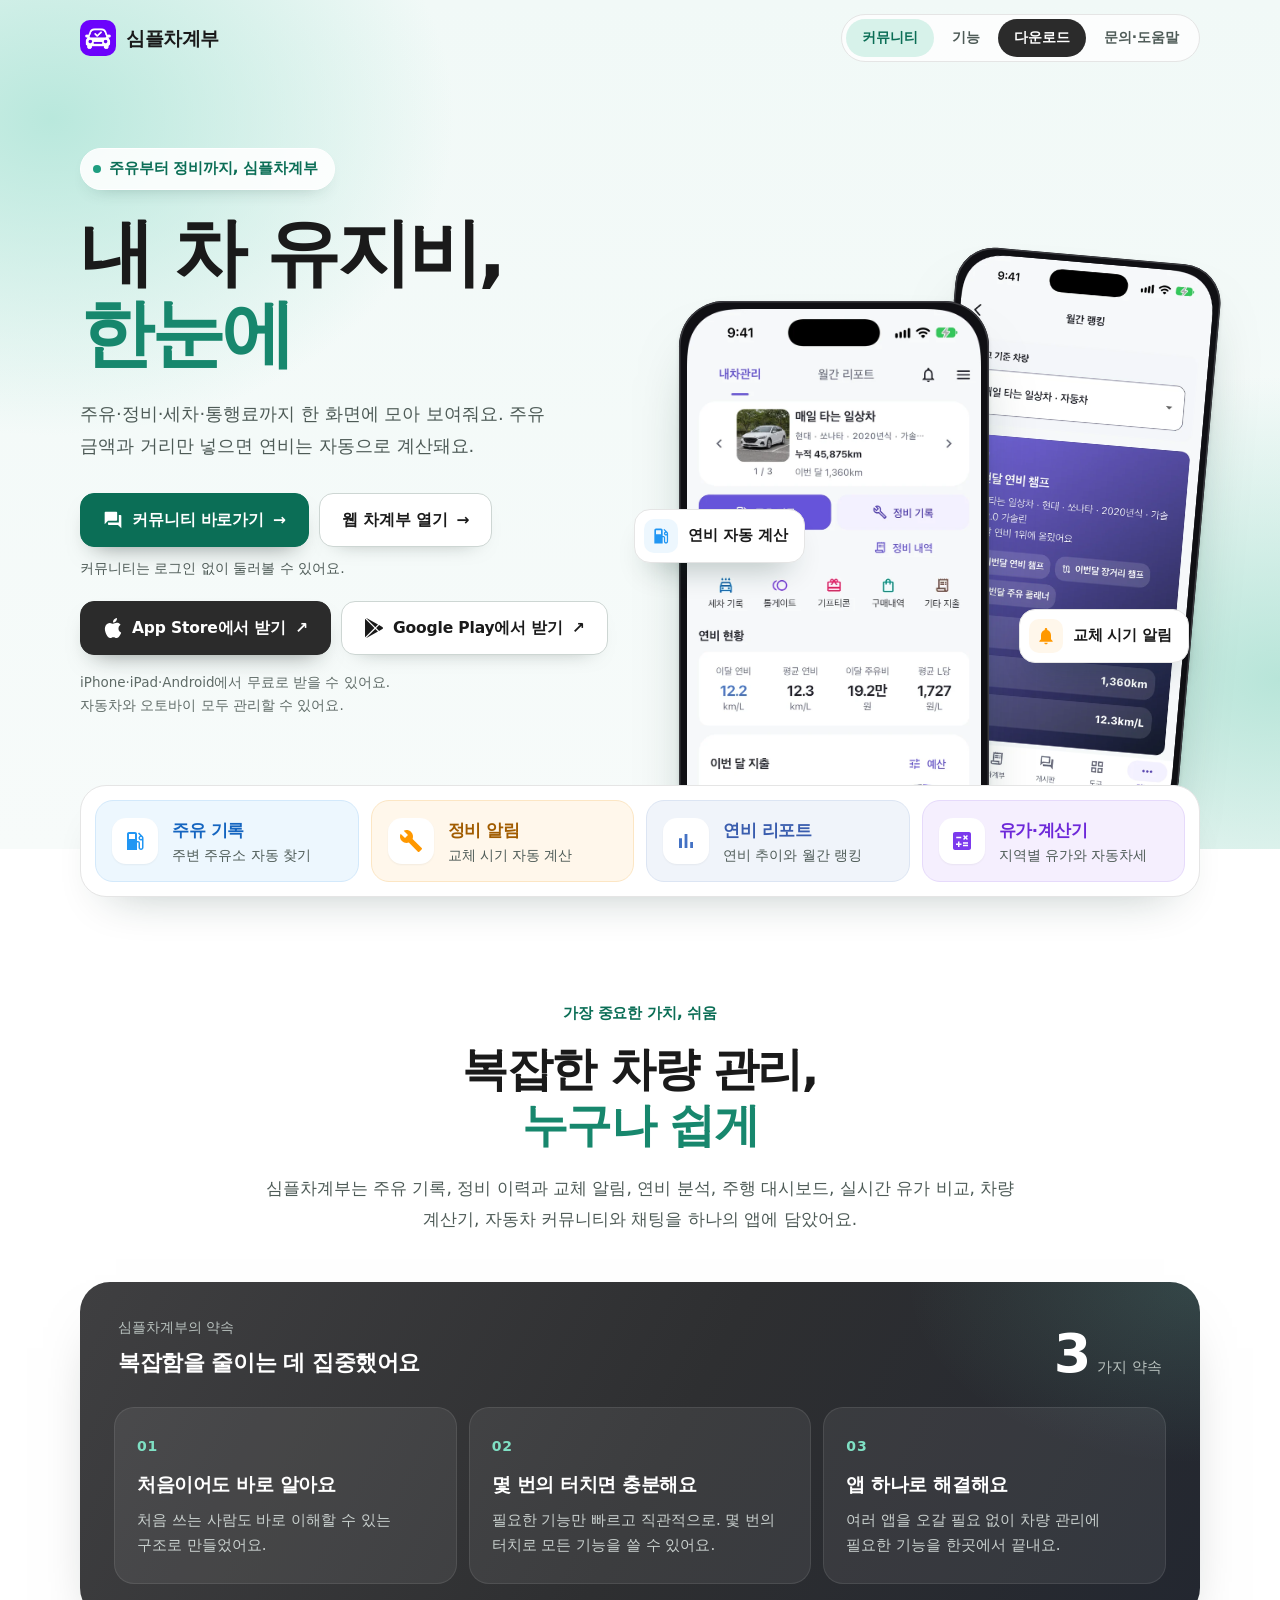
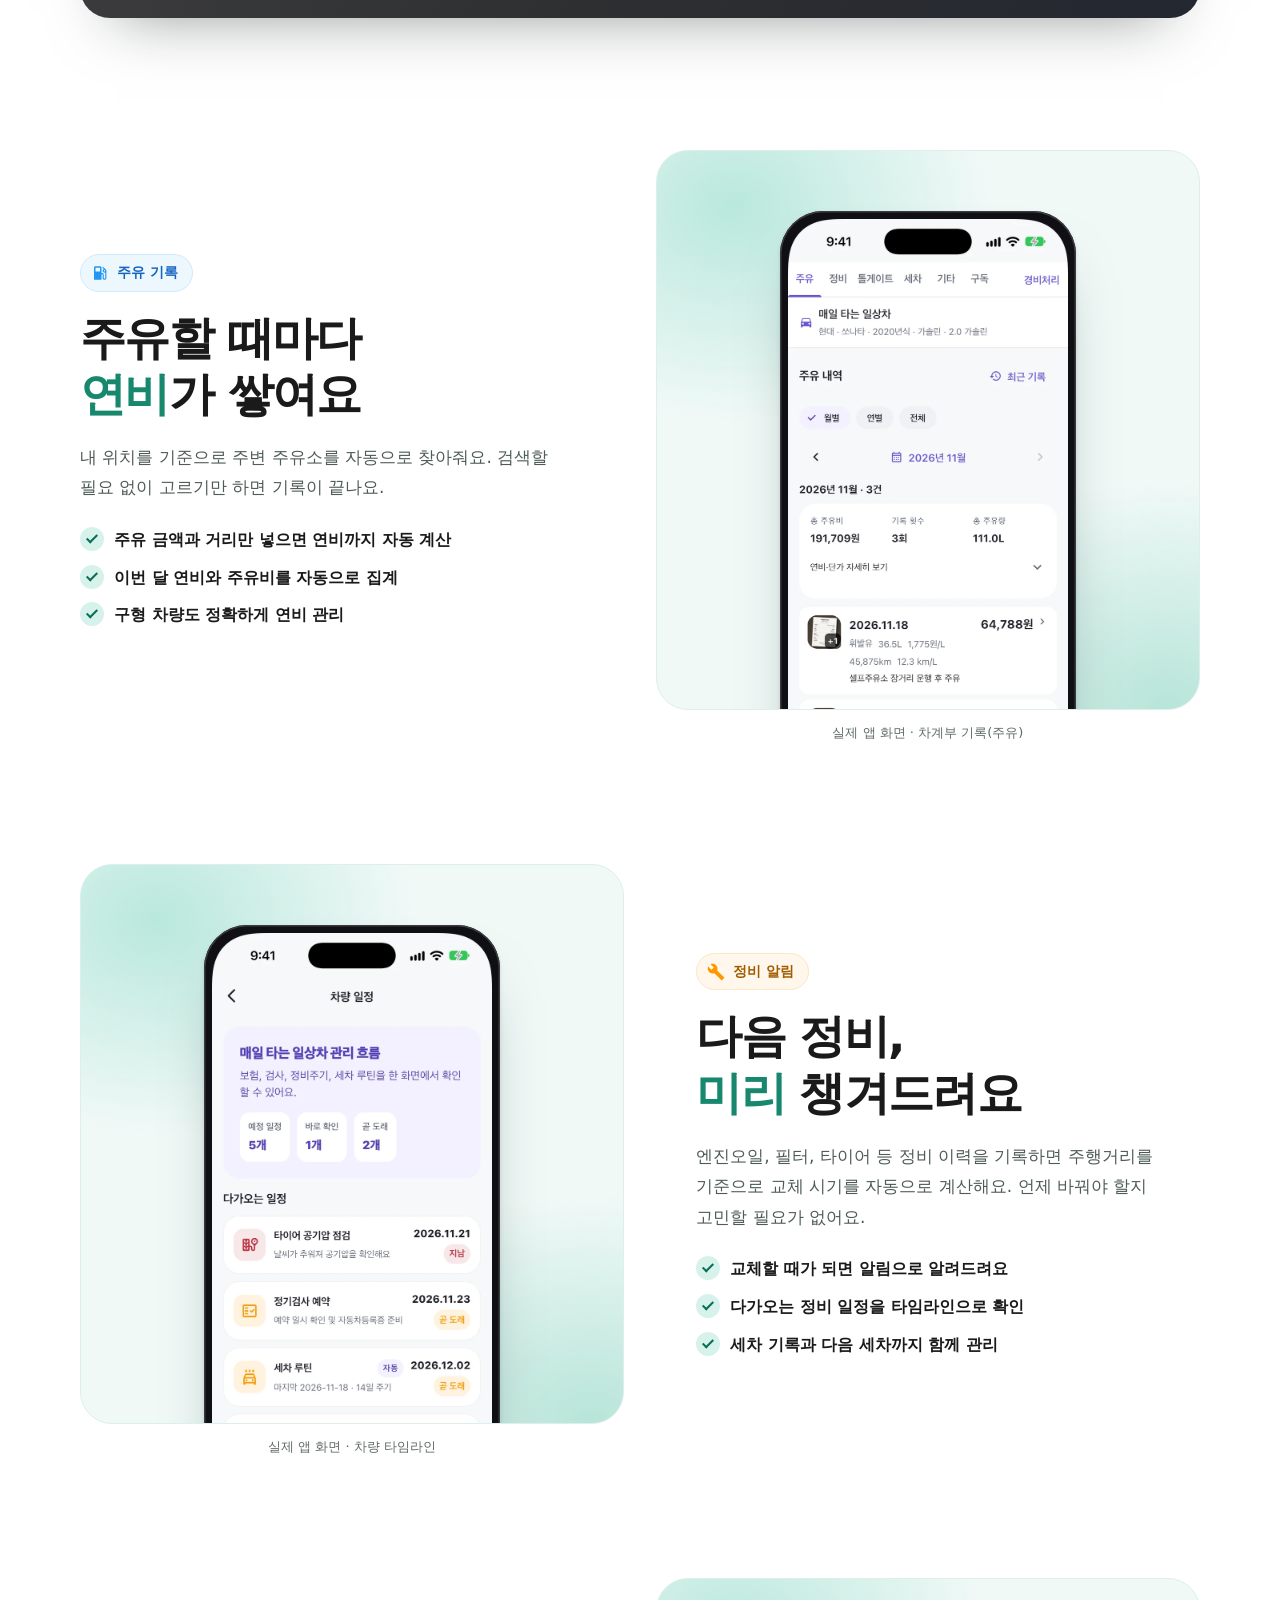
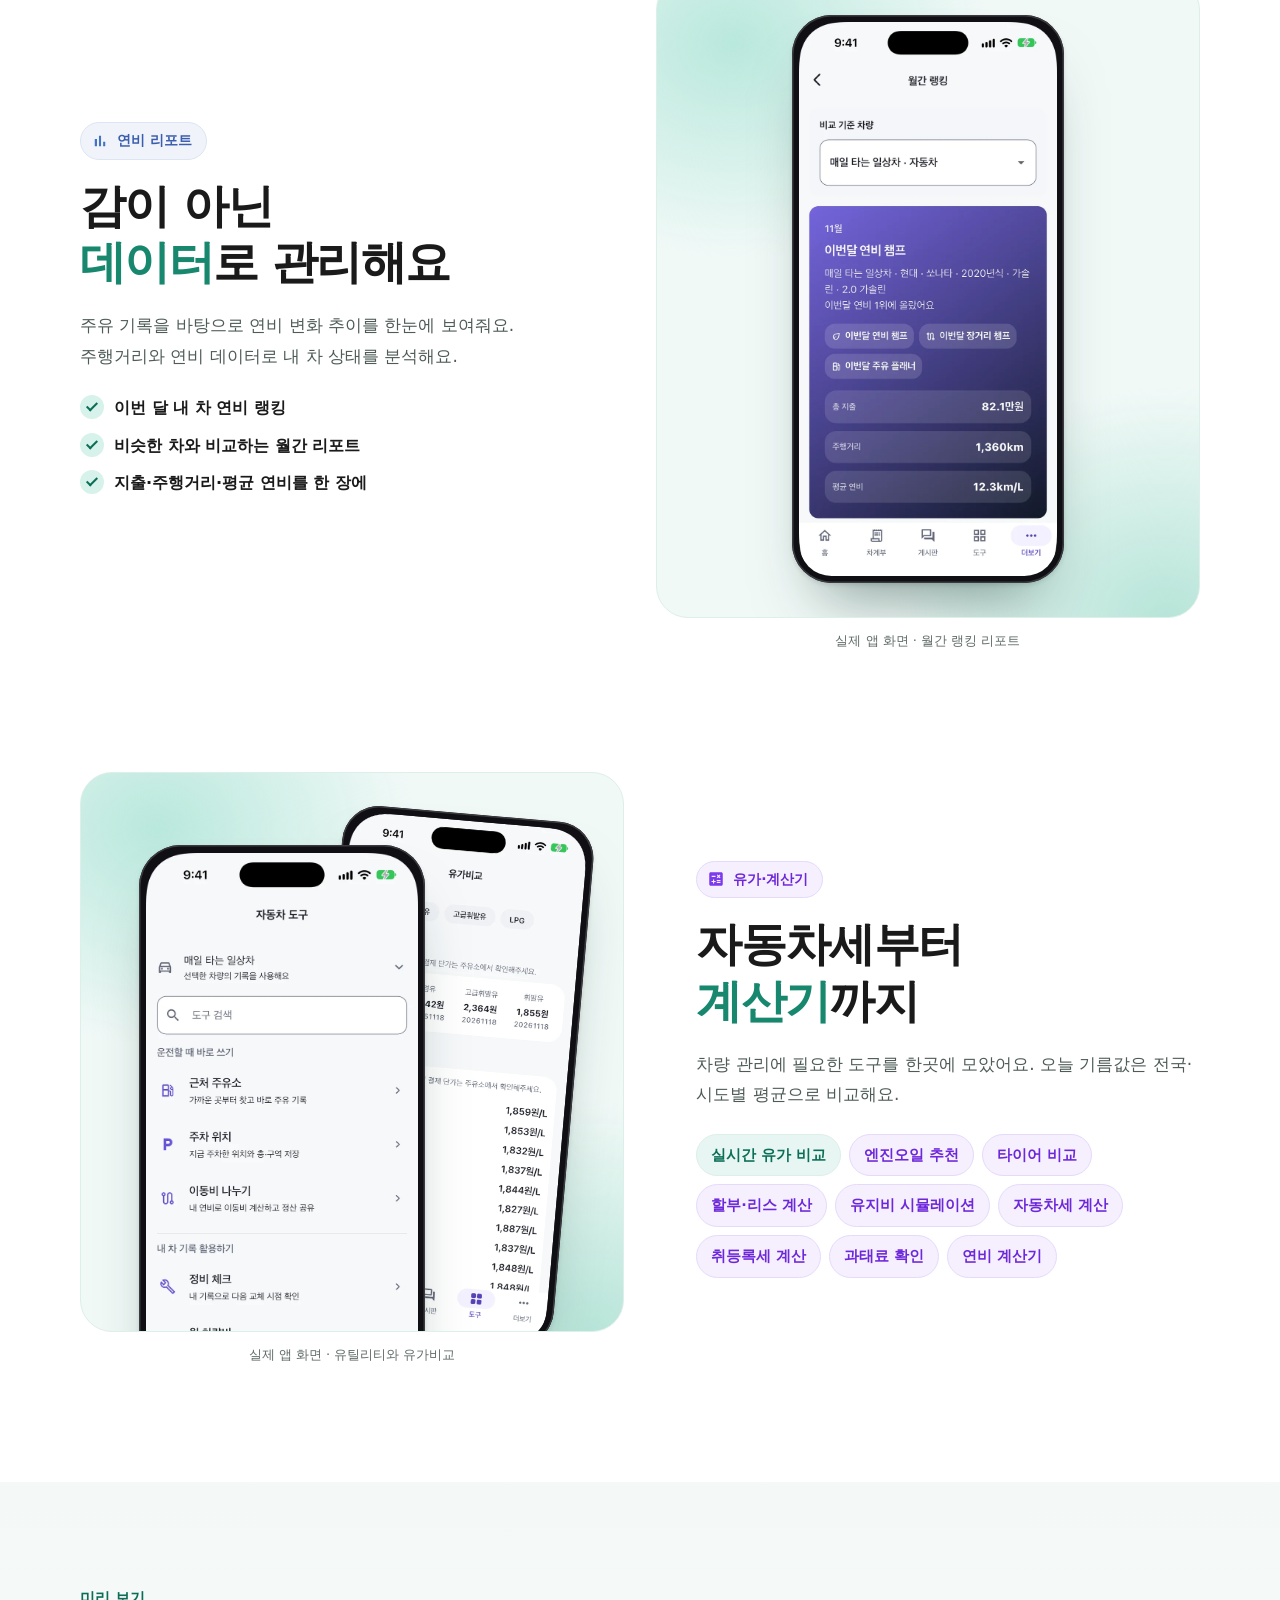
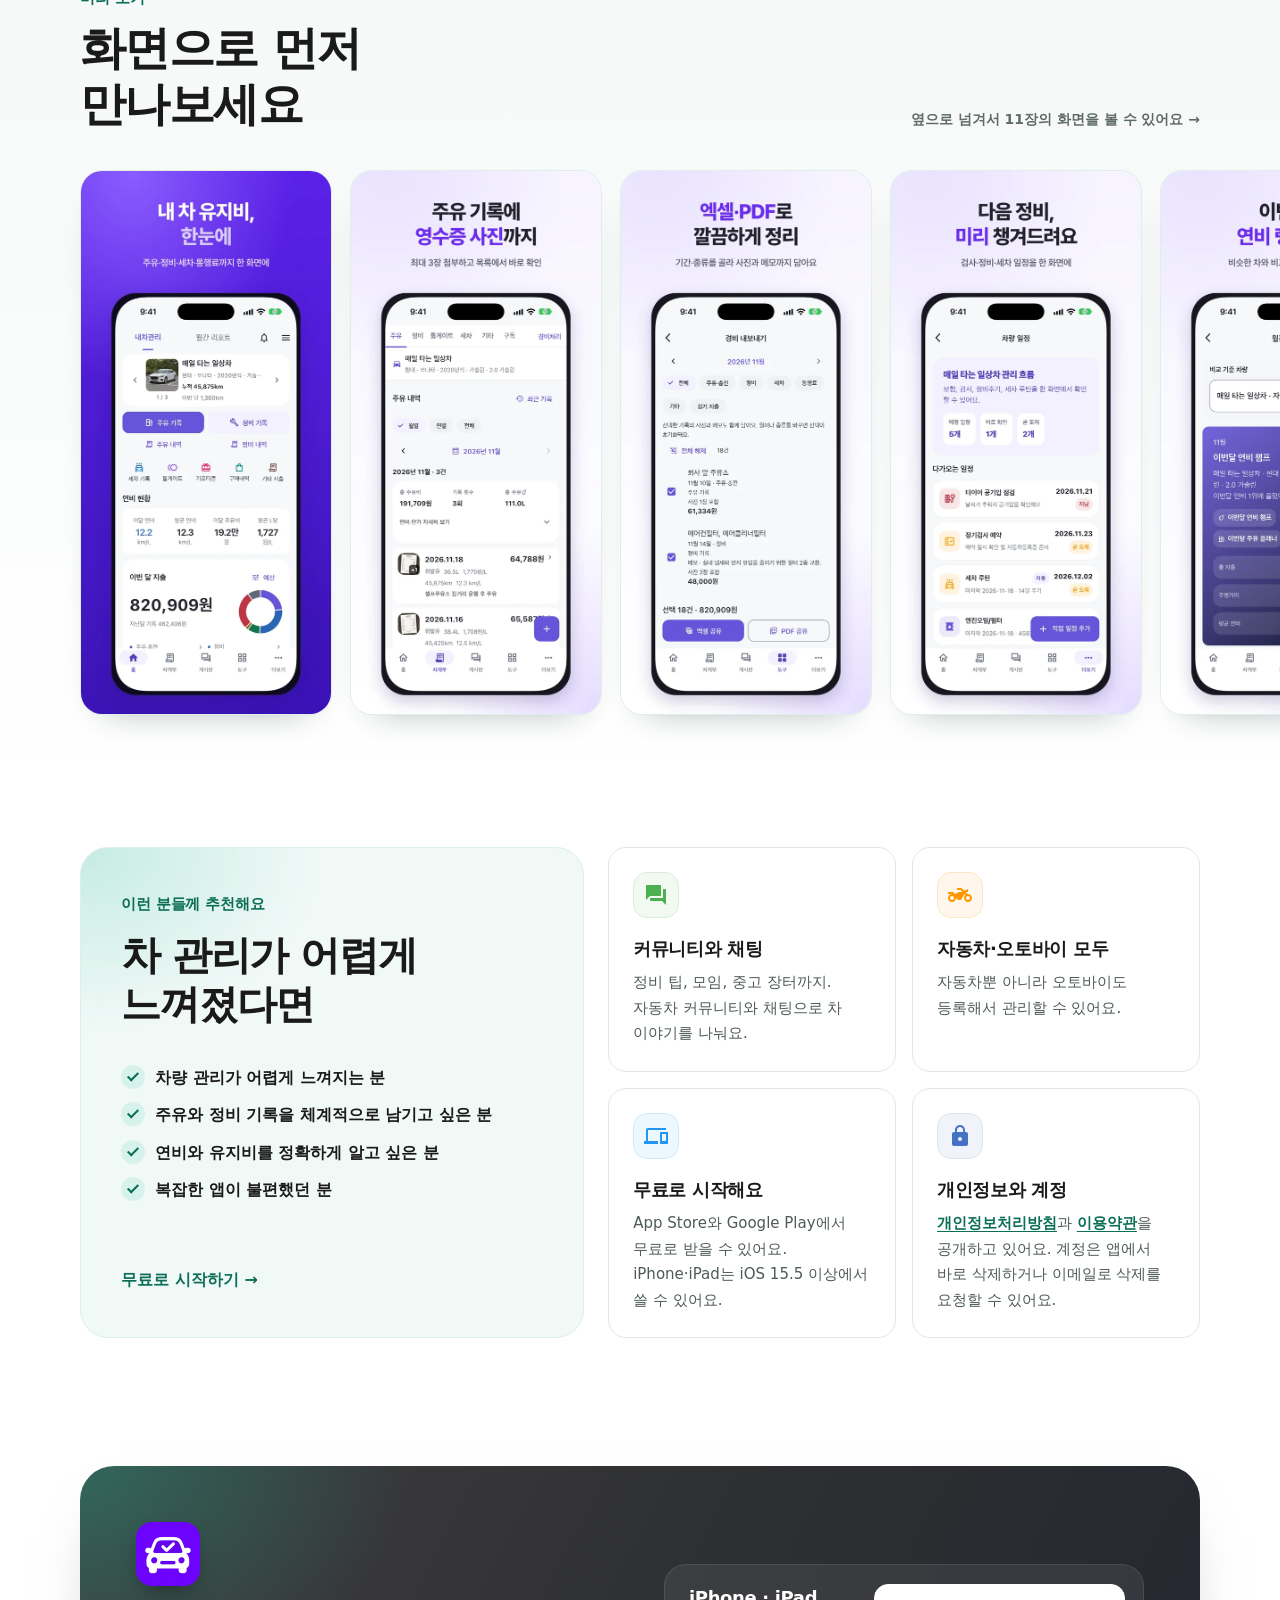
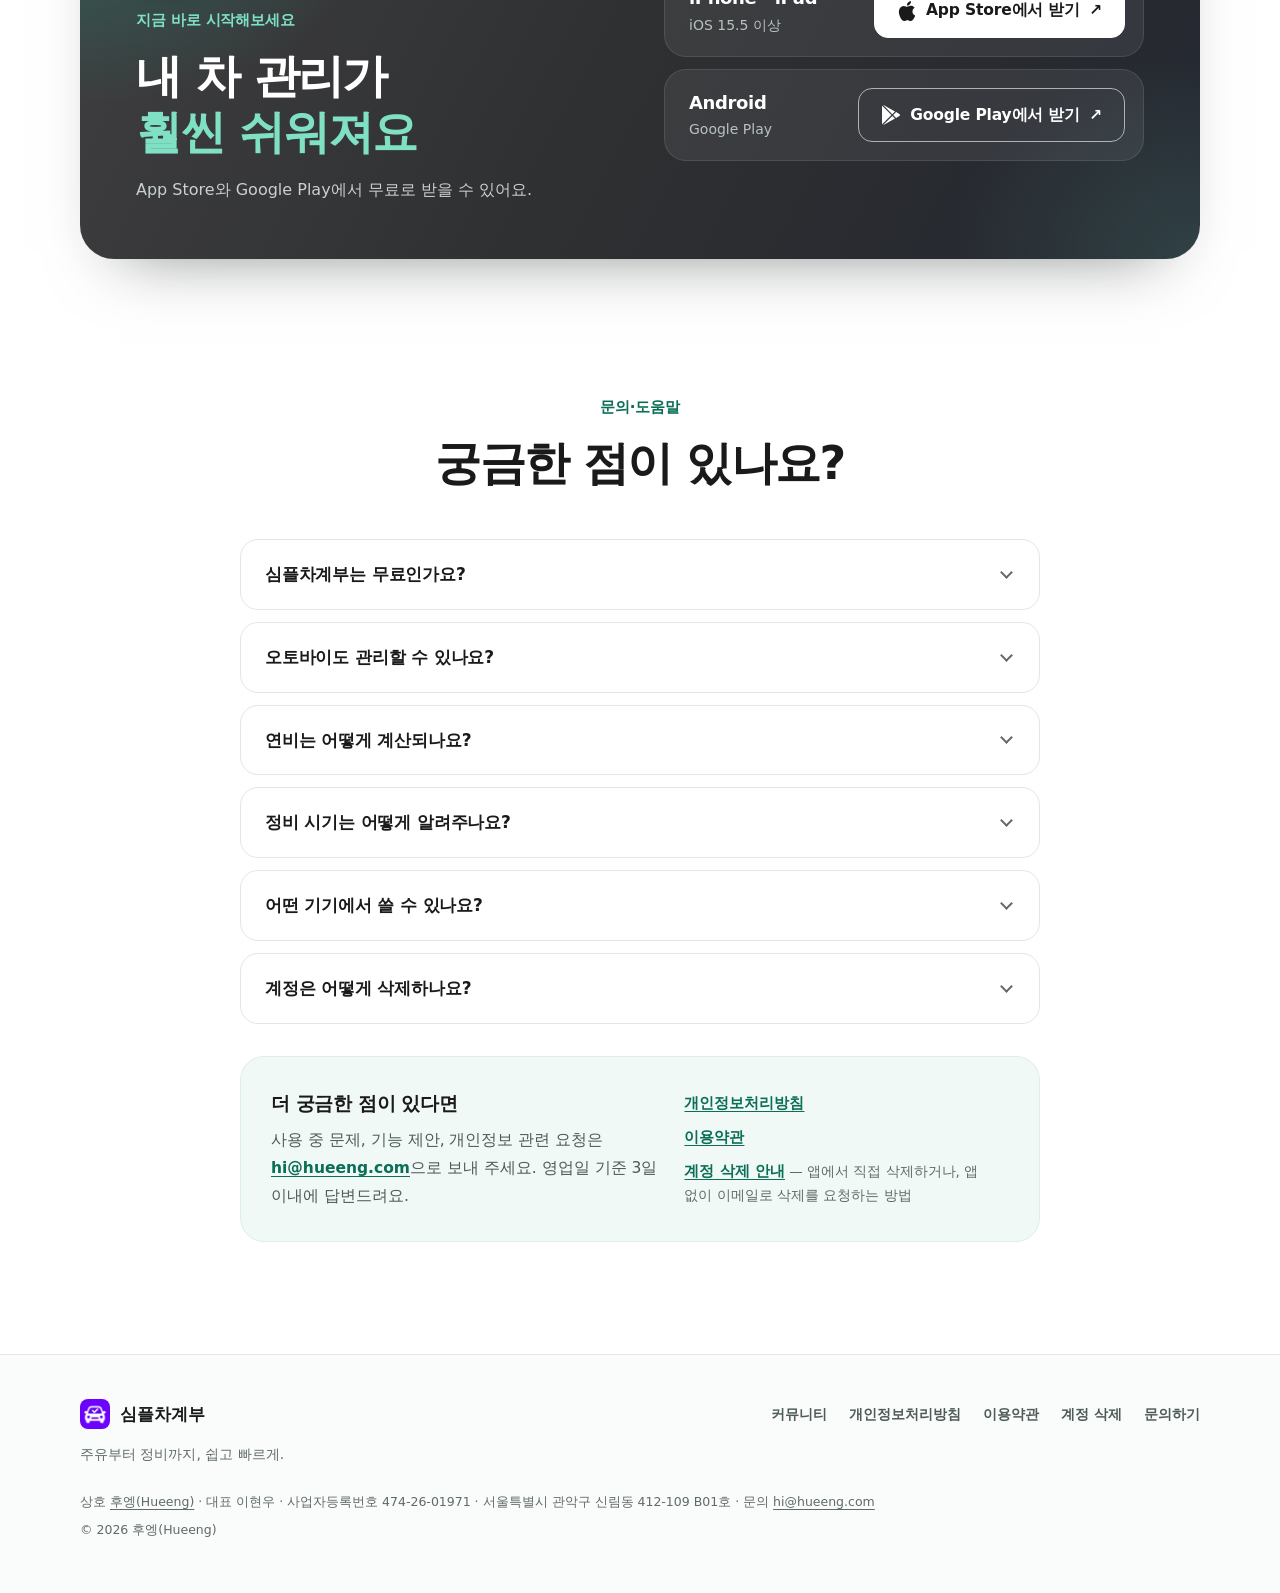
<file: index.html>
<!doctype html>
<html lang="ko">
<head>
<meta charset="utf-8">
<meta name="viewport" content="width=device-width, initial-scale=1">
<title>심플차계부 — 주유·정비·연비를 한 번에 관리하는 쉬운 차계부 앱</title>
<link rel="icon" href="favicon.ico?v=20261118" sizes="any">
<link rel="icon" type="image/png" sizes="32x32" href="assets/favicon-32.png?v=20261118">
<link rel="apple-touch-icon" href="assets/apple-touch-icon.png?v=20261118">
<meta name="description" content="주유 기록, 정비 교체 알림, 연비 분석, 실시간 유가 비교, 자동차세·취등록세 계산기까지 한 앱에 담은 무료 차계부 앱 심플차계부. 자동차와 오토바이 모두 쉽게 관리해요.">
<link rel="canonical" href="https://car.hueeng.com/">
<meta name="robots" content="index,follow,max-image-preview:large">
<meta name="theme-color" content="#F1F9F7">
<meta name="format-detection" content="telephone=no">
<meta name="naver-site-verification" content="e579120d4e7d683733cf88b7392780ed3161488a" />
<meta name="author" content="후엥(Hueeng) · 이현우">
<meta name="publisher" content="후엥(Hueeng) hueeng.com">
<meta name="apple-itunes-app" content="app-id=6760895356">
<link rel="stylesheet" href="assets/site.css?v=20261117-community">
<meta property="og:locale" content="ko_KR">
<meta property="og:type" content="website">
<meta property="og:site_name" content="심플차계부 · 후엥(Hueeng)">
<meta property="og:title" content="심플차계부 — 내 차 유지비, 한눈에">
<meta property="og:description" content="주유·정비·세차·통행료까지 한 화면에. 연비 자동 계산, 정비 교체 알림, 유가 비교와 차량 계산기를 담은 무료 차계부 앱이에요.">
<meta property="og:url" content="https://car.hueeng.com/">
<meta property="og:image" content="https://car.hueeng.com/assets/og.jpg">
<meta property="og:image:width" content="1200"><meta property="og:image:height" content="630">
<meta property="og:image:alt" content="심플차계부 앱 아이콘과 홈 화면, ‘내 차 유지비, 한눈에’ 문구">
<meta name="twitter:card" content="summary_large_image">
<script type="application/ld+json">{"@context":"https://schema.org","@graph":[{"@type":"Organization","@id":"https://hueeng.com/#organization","name":"후엥","alternateName":["Hueeng","후엥컴퍼니","Hueeng Company"],"url":"https://hueeng.com","email":"hi@hueeng.com","founder":{"@type":"Person","name":"이현우","alternateName":["Hyeonu Lee","LeeHueeng"]},"address":{"@type":"PostalAddress","streetAddress":"신림동 412-109 B01호","addressLocality":"관악구","addressRegion":"서울특별시","addressCountry":"KR"},"vatID":"474-26-01971","sameAs":["https://github.com/LeeHueeng","https://apps.apple.com/kr/developer/id1858238879","https://play.google.com/store/apps/developer?id=Hueeng"]},{"@type":"WebSite","@id":"https://car.hueeng.com/#website","url":"https://car.hueeng.com/","name":"심플차계부","inLanguage":"ko-KR","publisher":{"@id":"https://hueeng.com/#organization"},"description":"주유 기록, 정비 교체 알림, 연비 분석, 실시간 유가 비교, 자동차세·취등록세 계산기까지 한 앱에 담은 무료 차계부 앱 심플차계부. 자동차와 오토바이 모두 쉽게 관리해요."},{"@type":"MobileApplication","@id":"https://car.hueeng.com/#ios-app","name":"심플차계부","url":"https://car.hueeng.com/","applicationCategory":"UtilitiesApplication","inLanguage":"ko","author":{"@id":"https://hueeng.com/#organization"},"publisher":{"@id":"https://hueeng.com/#organization"},"image":"https://car.hueeng.com/assets/icon-192.png","screenshot":["https://car.hueeng.com/assets/shot-01.webp","https://car.hueeng.com/assets/shot-02.webp","https://car.hueeng.com/assets/shot-03.webp"],"description":"주유 기록, 정비 이력과 교체 알림, 연비 분석, 실시간 유가 비교, 차량 계산기, 자동차 커뮤니티와 채팅을 담은 차계부 앱. 자동차와 오토바이 모두 관리할 수 있어요.","alternateName":"심플 차계부(오토바이 지원)","operatingSystem":"iOS 15.5 or later","downloadUrl":"https://apps.apple.com/app/id6760895356","sameAs":["https://apps.apple.com/kr/app/id6760895356"],"offers":{"@type":"Offer","price":"0","priceCurrency":"KRW","url":"https://apps.apple.com/app/id6760895356"}},{"@type":"MobileApplication","@id":"https://car.hueeng.com/#android-app","name":"심플차계부","url":"https://car.hueeng.com/","applicationCategory":"UtilitiesApplication","inLanguage":"ko","author":{"@id":"https://hueeng.com/#organization"},"publisher":{"@id":"https://hueeng.com/#organization"},"image":"https://car.hueeng.com/assets/icon-192.png","screenshot":["https://car.hueeng.com/assets/shot-01.webp","https://car.hueeng.com/assets/shot-02.webp","https://car.hueeng.com/assets/shot-03.webp"],"description":"주유 기록, 정비 이력과 교체 알림, 연비 분석, 실시간 유가 비교, 차량 계산기, 자동차 커뮤니티와 채팅을 담은 차계부 앱. 자동차와 오토바이 모두 관리할 수 있어요.","operatingSystem":"Android","downloadUrl":"https://play.google.com/store/apps/details?id=com.hueeng.car","sameAs":["https://play.google.com/store/apps/details?id=com.hueeng.car"],"offers":{"@type":"Offer","price":"0","priceCurrency":"KRW","url":"https://play.google.com/store/apps/details?id=com.hueeng.car"}},{"@type":"FAQPage","@id":"https://car.hueeng.com/#faq","url":"https://car.hueeng.com/","inLanguage":"ko-KR","mainEntity":[{"@type":"Question","name":"심플차계부는 무료인가요?","acceptedAnswer":{"@type":"Answer","text":"네. App Store와 Google Play에서 무료로 받을 수 있어요."}},{"@type":"Question","name":"오토바이도 관리할 수 있나요?","acceptedAnswer":{"@type":"Answer","text":"네. 자동차뿐 아니라 오토바이도 등록해서 관리할 수 있어요."}},{"@type":"Question","name":"연비는 어떻게 계산되나요?","acceptedAnswer":{"@type":"Answer","text":"주유할 때 주유 금액과 거리만 입력하면 연비까지 자동으로 계산돼요. 구형 차량도 정확하게 연비를 관리할 수 있어요."}},{"@type":"Question","name":"정비 시기는 어떻게 알려주나요?","acceptedAnswer":{"@type":"Answer","text":"엔진오일, 필터, 타이어 등 정비 이력을 기록하면 주행거리를 기준으로 교체 시기를 자동으로 계산해요. 교체할 때가 되면 알림으로 알려드려요."}},{"@type":"Question","name":"어떤 기기에서 쓸 수 있나요?","acceptedAnswer":{"@type":"Answer","text":"iPhone과 iPad(iOS 15.5 이상), 그리고 Android에서 쓸 수 있어요."}},{"@type":"Question","name":"계정은 어떻게 삭제하나요?","acceptedAnswer":{"@type":"Answer","text":"앱 하단의 마이 탭 맨 아래에 있는 회원탈퇴를 누르면 바로 삭제돼요. 앱 없이 이메일로 요청하는 방법은 계정 삭제 안내에서 확인해 주세요."}}]}]}</script>
</head>
<body>
<svg class="sprite" width="0" height="0" aria-hidden="true" focusable="false">
<symbol id="i-fuel" viewBox="0 0 24 24"><path d="M19.77 7.23l.01-.01-3.72-3.72L15 4.56l2.11 2.11c-.94.36-1.61 1.26-1.61 2.33 0 1.38 1.12 2.5 2.5 2.5.36 0 .69-.08 1-.21v7.21c0 .55-.45 1-1 1s-1-.45-1-1V14c0-1.1-.9-2-2-2h-1V5c0-1.1-.9-2-2-2H6c-1.1 0-2 .9-2 2v16h10v-7.5h1.5v5c0 1.38 1.12 2.5 2.5 2.5s2.5-1.12 2.5-2.5V9c0-.69-.28-1.32-.73-1.77zM12 10H6V5h6v5zm6 0c-.55 0-1-.45-1-1s.45-1 1-1 1 .45 1 1-.45 1-1 1z"/></symbol>
<symbol id="i-wrench" viewBox="0 0 24 24"><path d="M22.7 19l-9.1-9.1c.9-2.3.4-5-1.5-6.9-2-2-5-2.4-7.4-1.3L9 6 6 9 1.6 4.7C.4 7.1.9 10.1 2.9 12.1c1.9 1.9 4.6 2.4 6.9 1.5l9.1 9.1c.4.4 1 .4 1.4 0l2.3-2.3c.5-.4.5-1.1.1-1.4z"/></symbol>
<symbol id="i-chart" viewBox="0 0 24 24"><path d="M5 9.2h3V19H5V9.2zM10.6 5h2.8v14h-2.8V5zm5.6 8H19v6h-2.8v-6z"/></symbol>
<symbol id="i-calc" viewBox="0 0 24 24"><path d="M19 3H5c-1.1 0-2 .9-2 2v14c0 1.1.9 2 2 2h14c1.1 0 2-.9 2-2V5c0-1.1-.9-2-2-2zm-5.97 4.06L14.09 6l1.41 1.41L16.91 6l1.06 1.06-1.41 1.41 1.41 1.41-1.06 1.06-1.41-1.4-1.41 1.41-1.06-1.06 1.41-1.41-1.41-1.42zm-6.78.66h5v1.5h-5v-1.5zM11.5 16h-2v2H8v-2H6v-1.5h2v-2h1.5v2h2V16zm6.5 1.25h-5v-1.5h5v1.5zm0-2.5h-5v-1.5h5v1.5z"/></symbol>
<symbol id="i-bell" viewBox="0 0 24 24"><path d="M12 22c1.1 0 2-.9 2-2h-4c0 1.1.89 2 2 2zm6-6v-5c0-3.07-1.64-5.64-4.5-6.32V4c0-.83-.67-1.5-1.5-1.5s-1.5.67-1.5 1.5v.68C7.63 5.36 6 7.92 6 11v5l-2 2v1h16v-1l-2-2z"/></symbol>
<symbol id="i-forum" viewBox="0 0 24 24"><path d="M21 6h-2v9H6v2c0 .55.45 1 1 1h11l4 4V7c0-.55-.45-1-1-1zm-4 6V3c0-.55-.45-1-1-1H3c-.55 0-1 .45-1 1v14l4-4h10c.55 0 1-.45 1-1z"/></symbol>
<symbol id="i-moto" viewBox="0 0 24 24"><path d="M20 11c-.18 0-.36.03-.53.05L17.41 9H20V6l-3.72 1.86L13.41 5H9v2h3.59l2 2H11l-4 2-2-2H0v2h4c-2.21 0-4 1.79-4 4s1.79 4 4 4 4-1.79 4-4l2 2h3l3.49-6.1 1.01 1.01c-.91.73-1.5 1.84-1.5 3.09 0 2.21 1.79 4 4 4s4-1.79 4-4-1.79-4-4-4zM4 17c-1.1 0-2-.9-2-2s.9-2 2-2 2 .9 2 2-.9 2-2 2zm16 0c-1.1 0-2-.9-2-2s.9-2 2-2 2 .9 2 2-.9 2-2 2z"/></symbol>
<symbol id="i-devices" viewBox="0 0 24 24"><path d="M4 6h18V4H4c-1.1 0-2 .9-2 2v11H0v3h14v-3H4V6zm19 2h-6c-.55 0-1 .45-1 1v10c0 .55.45 1 1 1h6c.55 0 1-.45 1-1V9c0-.55-.45-1-1-1zm-1 9h-4v-7h4v7z"/></symbol>
<symbol id="i-lock" viewBox="0 0 24 24"><path d="M18 8h-1V6c0-2.76-2.24-5-5-5S7 3.24 7 6v2H6c-1.1 0-2 .9-2 2v10c0 1.1.9 2 2 2h12c1.1 0 2-.9 2-2V10c0-1.1-.9-2-2-2zm-6 9c-1.1 0-2-.9-2-2s.9-2 2-2 2 .9 2 2-.9 2-2 2zm3.1-9H8.9V6c0-1.71 1.39-3.1 3.1-3.1 1.71 0 3.1 1.39 3.1 3.1v2z"/></symbol>
<symbol id="i-mail" viewBox="0 0 24 24"><path d="M20 4H4c-1.1 0-1.99.9-1.99 2L2 18c0 1.1.9 2 2 2h16c1.1 0 2-.9 2-2V6c0-1.1-.9-2-2-2zm0 4l-8 5-8-5V6l8 5 8-5v2z"/></symbol>
<symbol id="i-apple" viewBox="0 0 24 24"><path d="M12.152 6.896c-.948 0-2.415-1.078-3.96-1.04-2.04.027-3.91 1.183-4.961 3.014-2.117 3.675-.546 9.103 1.519 12.09 1.013 1.454 2.208 3.09 3.792 3.039 1.52-.065 2.09-.987 3.935-.987 1.831 0 2.35.987 3.96.948 1.637-.026 2.676-1.48 3.676-2.948 1.156-1.688 1.636-3.325 1.662-3.415-.039-.013-3.182-1.221-3.22-4.857-.026-3.04 2.48-4.494 2.597-4.559-1.429-2.09-3.623-2.324-4.39-2.376-2-.156-3.675 1.09-4.61 1.09zM15.53 3.83c.843-1.012 1.4-2.427 1.245-3.83-1.207.052-2.662.805-3.532 1.818-.78.896-1.454 2.338-1.273 3.714 1.338.104 2.715-.688 3.559-1.701"/></symbol>
<symbol id="i-play" viewBox="0 0 24 24"><path d="M22.018 13.298l-3.919 2.218-3.515-3.493 3.543-3.521 3.891 2.202a1.49 1.49 0 0 1 0 2.594zM1.337.924a1.486 1.486 0 0 0-.112.568v21.017c0 .217.045.419.124.6l11.155-11.087L1.337.924zm12.207 10.065l3.258-3.238L3.45.195a1.466 1.466 0 0 0-.946-.179l11.04 10.973zm0 2.067l-11 10.933c.298.036.612-.016.906-.183l13.324-7.54-3.23-3.21z"/></symbol>
</svg>
<a class="skip-link" href="#main">본문으로 바로 가기</a>
<header class="site-header">
  <div class="wrap header-inner">
    <a class="brand" href="./"><img src="assets/logo-128.webp" width="36" height="36" alt="" loading="lazy" decoding="async"><span>심플차계부</span></a>
    <nav class="nav" aria-label="주요 메뉴">
      <a class="nav-community" href="https://car.hueeng.com/app/community">커뮤니티</a>
      <a class="nav-info" href="#features">기능</a>
      <a class="nav-cta" href="#download">다운로드</a>
      <a class="nav-info" href="#support">문의·도움말</a>
    </nav>
  </div>
</header>
<main id="main">
<section class="hero" aria-labelledby="hero-title">
  <div class="wrap hero-grid">
    <div class="hero-copy">
      <p class="eyebrow">주유부터 정비까지, 심플차계부</p>
      <h1 id="hero-title">내 차 유지비,<br><span class="accent">한눈에</span></h1>
      <p class="lead">주유·정비·세차·통행료까지 한 화면에 모아 보여줘요. 주유 금액과 거리만 넣으면 연비는 자동으로 계산돼요.</p>
      <div class="web-actions" aria-label="웹에서 시작하기">
        <a class="btn community" href="https://car.hueeng.com/app/community"><svg class="ico" aria-hidden="true" focusable="false"><use href="#i-forum"/></svg>커뮤니티 바로가기 <span aria-hidden="true">→</span></a>
        <a class="btn secondary" href="https://car.hueeng.com/app/garage">웹 차계부 열기 <span aria-hidden="true">→</span></a>
      </div>
      <p class="web-note">커뮤니티는 로그인 없이 둘러볼 수 있어요.</p>
      <div class="store">
        <a class="btn" data-store="apple" href="https://apps.apple.com/app/id6760895356" target="_blank" rel="noopener"><svg class="ico" aria-hidden="true" focusable="false"><use href="#i-apple"/></svg>App Store에서 받기 <span aria-hidden="true">↗</span></a>
        <a class="btn secondary" data-store="google" href="https://play.google.com/store/apps/details?id=com.hueeng.car" target="_blank" rel="noopener"><svg class="ico" aria-hidden="true" focusable="false"><use href="#i-play"/></svg>Google Play에서 받기 <span aria-hidden="true">↗</span></a>
      </div>
      <p class="store-note">iPhone·iPad·Android에서 무료로 받을 수 있어요. <span>자동차와 오토바이 모두 관리할 수 있어요.</span></p>
    </div>
    <div class="hero-art">
      <div class="phone phone-back"><img src="assets/screen-report.webp" width="700" height="1506" alt="" loading="lazy" decoding="async"></div>
      <div class="phone phone-main"><img src="assets/screen-home.webp" width="700" height="1503" alt="심플차계부 홈 화면: 차량 요약 카드, 이번 달 연비 현황, 주유·정비·세차·톨게이트·기타로 나눈 이번 달 유지비" fetchpriority="high"></div>
      <span class="float-chip chip-fuel" aria-hidden="true"><span class="chip-ico"><svg class="ico"><use href="#i-fuel"/></svg></span>연비 자동 계산</span>
      <span class="float-chip chip-bell" aria-hidden="true"><span class="chip-ico"><svg class="ico"><use href="#i-bell"/></svg></span>교체 시기 알림</span>
    </div>
  </div>
</section>

<nav class="quick" aria-label="주요 기능 바로 가기">
  <div class="wrap">
    <ul>
      <li><a class="tone-blue" href="#fuel"><span class="q-ico"><svg class="ico" aria-hidden="true" focusable="false"><use href="#i-fuel"/></svg></span><span class="q-txt"><strong>주유 기록</strong><small>주변 주유소 자동 찾기</small></span></a></li>
      <li><a class="tone-orange" href="#maintenance"><span class="q-ico"><svg class="ico" aria-hidden="true" focusable="false"><use href="#i-wrench"/></svg></span><span class="q-txt"><strong>정비 알림</strong><small>교체 시기 자동 계산</small></span></a></li>
      <li><a class="tone-indigo" href="#report"><span class="q-ico"><svg class="ico" aria-hidden="true" focusable="false"><use href="#i-chart"/></svg></span><span class="q-txt"><strong>연비 리포트</strong><small>연비 추이와 월간 랭킹</small></span></a></li>
      <li><a class="tone-purple" href="#tools"><span class="q-ico"><svg class="ico" aria-hidden="true" focusable="false"><use href="#i-calc"/></svg></span><span class="q-txt"><strong>유가·계산기</strong><small>지역별 유가와 자동차세</small></span></a></li>
    </ul>
  </div>
</nav>

<section class="section intro" id="features" aria-labelledby="intro-title">
  <div class="wrap">
    <div class="section-head center">
      <p class="eyebrow">가장 중요한 가치, 쉬움</p>
      <h2 id="intro-title">복잡한 차량 관리,<br><span class="accent">누구나 쉽게</span></h2>
      <p class="section-lead">심플차계부는 주유 기록, 정비 이력과 교체 알림, 연비 분석, 주행 대시보드, 실시간 유가 비교, 차량 계산기, 자동차 커뮤니티와 채팅을 하나의 앱에 담았어요.</p>
    </div>
    <div class="promise">
      <div class="promise-head">
        <div><p class="promise-label">심플차계부의 약속</p><p class="promise-title">복잡함을 줄이는 데 집중했어요</p></div>
        <p class="promise-count"><strong>3</strong>가지 약속</p>
      </div>
      <ol class="promise-list">
        <li><span class="num">01</span><h3>처음이어도 바로 알아요</h3><p>처음 쓰는 사람도 바로 이해할 수 있는 구조로 만들었어요.</p></li>
        <li><span class="num">02</span><h3>몇 번의 터치면 충분해요</h3><p>필요한 기능만 빠르고 직관적으로. 몇 번의 터치로 모든 기능을 쓸 수 있어요.</p></li>
        <li><span class="num">03</span><h3>앱 하나로 해결해요</h3><p>여러 앱을 오갈 필요 없이 차량 관리에 필요한 기능을 한곳에서 끝내요.</p></li>
      </ol>
    </div>
  </div>
</section>

<section class="feature" id="fuel" aria-labelledby="fuel-title">
  <div class="wrap feature-row">
    <div class="feature-copy">
      <p class="tag tone-blue"><svg class="ico" aria-hidden="true" focusable="false"><use href="#i-fuel"/></svg>주유 기록</p>
      <h2 id="fuel-title">주유할 때마다<br><span class="accent">연비</span>가 쌓여요</h2>
      <p>내 위치를 기준으로 주변 주유소를 자동으로 찾아줘요. 검색할 필요 없이 고르기만 하면 기록이 끝나요.</p>
      <ul class="checks">
        <li>주유 금액과 거리만 넣으면 연비까지 자동 계산</li>
        <li>이번 달 연비와 주유비를 자동으로 집계</li>
        <li>구형 차량도 정확하게 연비 관리</li>
      </ul>
    </div>
    <figure class="feature-art">
      <div class="stage">
        <div class="phone"><img src="assets/screen-fuel.webp" width="700" height="1506" alt="차계부 기록의 주유 탭: 이번 달 총 주유비·총 주유량·평균 연비·평균 리터당 가격·총 주행거리·주유 횟수와 주유 기록 목록" loading="lazy" decoding="async"></div>
      </div>
      <figcaption>실제 앱 화면 · 차계부 기록(주유)</figcaption>
    </figure>
  </div>
</section>

<section class="feature" id="maintenance" aria-labelledby="maintenance-title">
  <div class="wrap feature-row reverse">
    <div class="feature-copy">
      <p class="tag tone-orange"><svg class="ico" aria-hidden="true" focusable="false"><use href="#i-wrench"/></svg>정비 알림</p>
      <h2 id="maintenance-title">다음 정비,<br><span class="accent">미리</span> 챙겨드려요</h2>
      <p>엔진오일, 필터, 타이어 등 정비 이력을 기록하면 주행거리를 기준으로 교체 시기를 자동으로 계산해요. 언제 바꿔야 할지 고민할 필요가 없어요.</p>
      <ul class="checks">
        <li>교체할 때가 되면 알림으로 알려드려요</li>
        <li>다가오는 정비 일정을 타임라인으로 확인</li>
        <li>세차 기록과 다음 세차까지 함께 관리</li>
      </ul>
    </div>
    <figure class="feature-art">
      <div class="stage">
        <div class="phone"><img src="assets/screen-maintenance.webp" width="700" height="1503" alt="차량 타임라인: 세차 루틴, 타이어 위치교환, 에어컨필터, 와이퍼, 엔진오일, 브레이크패드의 다가오는 일정과 예정일" loading="lazy" decoding="async"></div>
      </div>
      <figcaption>실제 앱 화면 · 차량 타임라인</figcaption>
    </figure>
  </div>
</section>

<section class="feature" id="report" aria-labelledby="report-title">
  <div class="wrap feature-row">
    <div class="feature-copy">
      <p class="tag tone-indigo"><svg class="ico" aria-hidden="true" focusable="false"><use href="#i-chart"/></svg>연비 리포트</p>
      <h2 id="report-title">감이 아닌<br><span class="accent">데이터</span>로 관리해요</h2>
      <p>주유 기록을 바탕으로 연비 변화 추이를 한눈에 보여줘요. 주행거리와 연비 데이터로 내 차 상태를 분석해요.</p>
      <ul class="checks">
        <li>이번 달 내 차 연비 랭킹</li>
        <li>비슷한 차와 비교하는 월간 리포트</li>
        <li>지출·주행거리·평균 연비를 한 장에</li>
      </ul>
    </div>
    <figure class="feature-art">
      <div class="stage full">
        <div class="phone"><img src="assets/screen-report.webp" width="700" height="1506" alt="월간 랭킹 리포트: 이번 달 총 지출·주행거리·평균 연비 요약 카드와 이번 달 랭킹 그래프" loading="lazy" decoding="async"></div>
      </div>
      <figcaption>실제 앱 화면 · 월간 랭킹 리포트</figcaption>
    </figure>
  </div>
</section>

<section class="feature" id="tools" aria-labelledby="tools-title">
  <div class="wrap feature-row reverse">
    <div class="feature-copy">
      <p class="tag tone-purple"><svg class="ico" aria-hidden="true" focusable="false"><use href="#i-calc"/></svg>유가·계산기</p>
      <h2 id="tools-title">자동차세부터<br><span class="accent">계산기</span>까지</h2>
      <p>차량 관리에 필요한 도구를 한곳에 모았어요. 오늘 기름값은 전국·시도별 평균으로 비교해요.</p>
      <ul class="tool-chips" aria-label="유틸리티 기능">
        <li>실시간 유가 비교</li><li>엔진오일 추천</li><li>타이어 비교</li><li>할부·리스 계산</li><li>유지비 시뮬레이션</li><li>자동차세 계산</li><li>취등록세 계산</li><li>과태료 확인</li><li>연비 계산기</li>
      </ul>
    </div>
    <figure class="feature-art">
      <div class="stage duo">
        <div class="phone phone-2"><img src="assets/screen-oilprice.webp" width="700" height="1503" alt="유가비교 화면: 휘발유·경유·고급휘발유별 전국 평균 유가와 시도별 평균 유가" loading="lazy" decoding="async"></div>
        <div class="phone phone-1"><img src="assets/screen-tools.webp" width="700" height="1506" alt="유틸리티 화면: 유가비교, LPG 유가, 전기차 충전, 연비계산기, 자동차세, 취등록세, 과태료, 유지비 시뮬레이션" loading="lazy" decoding="async"></div>
      </div>
      <figcaption>실제 앱 화면 · 유틸리티와 유가비교</figcaption>
    </figure>
  </div>
</section>

<section class="section gallery-section" aria-labelledby="gallery-title">
  <div class="wrap section-head">
    <p class="eyebrow">미리 보기</p>
    <h2 id="gallery-title">화면으로 먼저<br>만나보세요</h2>
    <p class="gallery-hint">옆으로 넘겨서 11장의 화면을 볼 수 있어요 <span aria-hidden="true">→</span></p>
  </div>
  <div class="gallery" tabindex="0" role="region" aria-label="앱 스크린샷, 옆으로 넘겨 보기">
    <ul class="gallery-track">
      <li><img src="assets/shot-01.webp" width="560" height="1217" alt="내 차 유지비, 한눈에 — 주유·정비·세차·통행료까지 한 화면에 보여주는 홈 화면" loading="lazy" decoding="async"></li>
      <li><img src="assets/shot-02.webp" width="560" height="1217" alt="주유할 때마다 연비가 쌓여요 — 이번 달 연비·주유비 자동 집계 화면" loading="lazy" decoding="async"></li>
      <li><img src="assets/shot-03.webp" width="560" height="1217" alt="다음 정비, 미리 챙겨드려요 — 엔진오일·타이어 교체 시기 알림과 차량 타임라인" loading="lazy" decoding="async"></li>
      <li><img src="assets/shot-04.webp" width="560" height="1217" alt="이번 달 내 차 연비 랭킹 — 비슷한 차와 비교하는 월간 리포트" loading="lazy" decoding="async"></li>
      <li><img src="assets/shot-05.webp" width="560" height="1217" alt="오늘 기름값, 지역별로 — 전국·시도별 평균 유가 비교 화면" loading="lazy" decoding="async"></li>
      <li><img src="assets/shot-06.webp" width="560" height="1217" alt="자동차세부터 계산기까지 — 취득세·과태료·유지비 시뮬레이션이 있는 유틸리티 화면" loading="lazy" decoding="async"></li>
      <li><img src="assets/shot-07.webp" width="560" height="1217" alt="세차 주기도 빠짐없이 — 세차 기록과 다음 세차 관리 화면" loading="lazy" decoding="async"></li>
      <li><img src="assets/shot-08.webp" width="560" height="1217" alt="차 이야기는 여기서 — 정비 팁·모임·중고 장터까지 담은 커뮤니티 화면" loading="lazy" decoding="async"></li>
      <li><img src="assets/shot-09.webp" width="560" height="1217" alt="정비 시기, 숫자로 — 주행거리로 교체 시점을 계산하는 정비 도래 계산기" loading="lazy" decoding="async"></li>
      <li><img src="assets/shot-10.webp" width="560" height="1217" alt="내 차 관리, 전부 한 곳에 — 기록부터 커뮤니티까지 모은 마이페이지" loading="lazy" decoding="async"></li>
      <li class="is-ipad"><img src="assets/shot-ipad.webp" width="640" height="853" alt="iPad 화면 — 내 차 유지비를 한눈에 보여주는 iPad 홈 화면" loading="lazy" decoding="async"></li>
    </ul>
  </div>
</section>

<section class="section extras" aria-labelledby="extras-title">
  <div class="wrap extras-grid">
    <div class="recommend">
      <p class="eyebrow">이런 분들께 추천해요</p>
      <h2 id="extras-title">차 관리가 어렵게<br>느껴졌다면</h2>
      <ul class="checks">
        <li>차량 관리가 어렵게 느껴지는 분</li>
        <li>주유와 정비 기록을 체계적으로 남기고 싶은 분</li>
        <li>연비와 유지비를 정확하게 알고 싶은 분</li>
        <li>복잡한 앱이 불편했던 분</li>
      </ul>
      <a class="text-link" href="#download">무료로 시작하기 <span aria-hidden="true">→</span></a>
    </div>
    <div class="info-grid">
      <article class="info"><span class="info-ico tone-lime"><svg class="ico" aria-hidden="true" focusable="false"><use href="#i-forum"/></svg></span><h3>커뮤니티와 채팅</h3><p>정비 팁, 모임, 중고 장터까지. 자동차 커뮤니티와 채팅으로 차 이야기를 나눠요.</p></article>
      <article class="info"><span class="info-ico tone-orange"><svg class="ico" aria-hidden="true" focusable="false"><use href="#i-moto"/></svg></span><h3>자동차·오토바이 모두</h3><p>자동차뿐 아니라 오토바이도 등록해서 관리할 수 있어요.</p></article>
      <article class="info"><span class="info-ico tone-blue"><svg class="ico" aria-hidden="true" focusable="false"><use href="#i-devices"/></svg></span><h3>무료로 시작해요</h3><p>App Store와 Google Play에서 무료로 받을 수 있어요. iPhone·iPad는 iOS 15.5 이상에서 쓸 수 있어요.</p></article>
      <article class="info"><span class="info-ico tone-indigo"><svg class="ico" aria-hidden="true" focusable="false"><use href="#i-lock"/></svg></span><h3>개인정보와 계정</h3><p><a href="./privacy">개인정보처리방침</a>과 <a href="./terms">이용약관</a>을 공개하고 있어요. 계정은 앱에서 바로 삭제하거나 이메일로 삭제를 요청할 수 있어요.</p></article>
    </div>
  </div>
</section>

<section class="section download" id="download" aria-labelledby="download-title">
  <div class="wrap">
    <div class="download-card">
      <div class="download-copy">
        <img class="download-icon" src="assets/logo-128.webp" width="64" height="64" alt="" loading="lazy" decoding="async">
        <p class="eyebrow">지금 바로 시작해보세요</p>
        <h2 id="download-title">내 차 관리가<br><span class="accent">훨씬 쉬워져요</span></h2>
        <p>App Store와 Google Play에서 무료로 받을 수 있어요.</p>
      </div>
      <div class="dl-list">
        <div class="dl"><div><h3>iPhone · iPad</h3><p>iOS 15.5 이상</p></div><a class="btn" data-store="apple" href="https://apps.apple.com/app/id6760895356" target="_blank" rel="noopener"><svg class="ico" aria-hidden="true" focusable="false"><use href="#i-apple"/></svg>App Store에서 받기 <span aria-hidden="true">↗</span></a></div>
        <div class="dl"><div><h3>Android</h3><p>Google Play</p></div><a class="btn secondary" data-store="google" href="https://play.google.com/store/apps/details?id=com.hueeng.car" target="_blank" rel="noopener"><svg class="ico" aria-hidden="true" focusable="false"><use href="#i-play"/></svg>Google Play에서 받기 <span aria-hidden="true">↗</span></a></div>
      </div>
    </div>
  </div>
</section>

<section class="section faq" id="support" aria-labelledby="faq-title">
  <div class="wrap narrow">
    <div class="section-head center">
      <p class="eyebrow">문의·도움말</p>
      <h2 id="faq-title">궁금한 점이 있나요?</h2>
    </div>
    <div class="faq-list">
      <details><summary>심플차계부는 무료인가요?</summary><p>네. App Store와 Google Play에서 무료로 받을 수 있어요.</p></details>
      <details><summary>오토바이도 관리할 수 있나요?</summary><p>네. 자동차뿐 아니라 오토바이도 등록해서 관리할 수 있어요.</p></details>
      <details><summary>연비는 어떻게 계산되나요?</summary><p>주유할 때 주유 금액과 거리만 입력하면 연비까지 자동으로 계산돼요. 구형 차량도 정확하게 연비를 관리할 수 있어요.</p></details>
      <details><summary>정비 시기는 어떻게 알려주나요?</summary><p>엔진오일, 필터, 타이어 등 정비 이력을 기록하면 주행거리를 기준으로 교체 시기를 자동으로 계산해요. 교체할 때가 되면 알림으로 알려드려요.</p></details>
      <details><summary>어떤 기기에서 쓸 수 있나요?</summary><p>iPhone과 iPad(iOS 15.5 이상), 그리고 Android에서 쓸 수 있어요.</p></details>
      <details><summary>계정은 어떻게 삭제하나요?</summary><p>앱 하단의 마이 탭 맨 아래에 있는 회원탈퇴를 누르면 바로 삭제돼요. 앱 없이 이메일로 요청하는 방법은 <a href="./account-delete">계정 삭제 안내</a>에서 확인해 주세요.</p></details>
    </div>
    <div class="contact">
      <div class="contact-copy">
        <h3>더 궁금한 점이 있다면</h3>
        <p>사용 중 문제, 기능 제안, 개인정보 관련 요청은 <a href="mailto:hi@hueeng.com?subject=%5B%EC%8B%AC%ED%94%8C%EC%B0%A8%EA%B3%84%EB%B6%80%5D%20%EB%AC%B8%EC%9D%98">hi@hueeng.com</a>으로 보내 주세요. 영업일 기준 3일 이내에 답변드려요.</p>
      </div>
      <ul class="doc-links" aria-label="문서">
        <li><a href="./privacy">개인정보처리방침</a></li>
        <li><a href="./terms">이용약관</a></li>
        <li><a href="./account-delete">계정 삭제 안내</a><span> — 앱에서 직접 삭제하거나, 앱 없이 이메일로 삭제를 요청하는 방법</span></li>
      </ul>
    </div>
  </div>
</section>
</main>

<footer class="site-footer">
  <div class="wrap">
    <div class="footer-top">
      <div>
        <a class="footer-brand" href="./"><img src="assets/logo-128.webp" width="30" height="30" alt="" loading="lazy" decoding="async">심플차계부</a>
        <p class="footer-tagline">주유부터 정비까지, 쉽고 빠르게.</p>
      </div>
      <nav class="footer-nav" aria-label="서비스와 문서·문의"><a href="https://car.hueeng.com/app/community">커뮤니티</a><a href="./privacy">개인정보처리방침</a><a href="./terms">이용약관</a><a href="./account-delete">계정 삭제</a><a href="mailto:hi@hueeng.com">문의하기</a></nav>
    </div>
    <small class="biz">상호 <a href="https://hueeng.com" rel="me">후엥(Hueeng)</a> · 대표 이현우 · 사업자등록번호 474-26-01971 · 서울특별시 관악구 신림동 412-109 B01호 · 문의 <a href="mailto:hi@hueeng.com">hi@hueeng.com</a></small>
    <small class="copy">© 2026 후엥(Hueeng)</small>
  </div>
</footer>
</body>
</html>
</file>
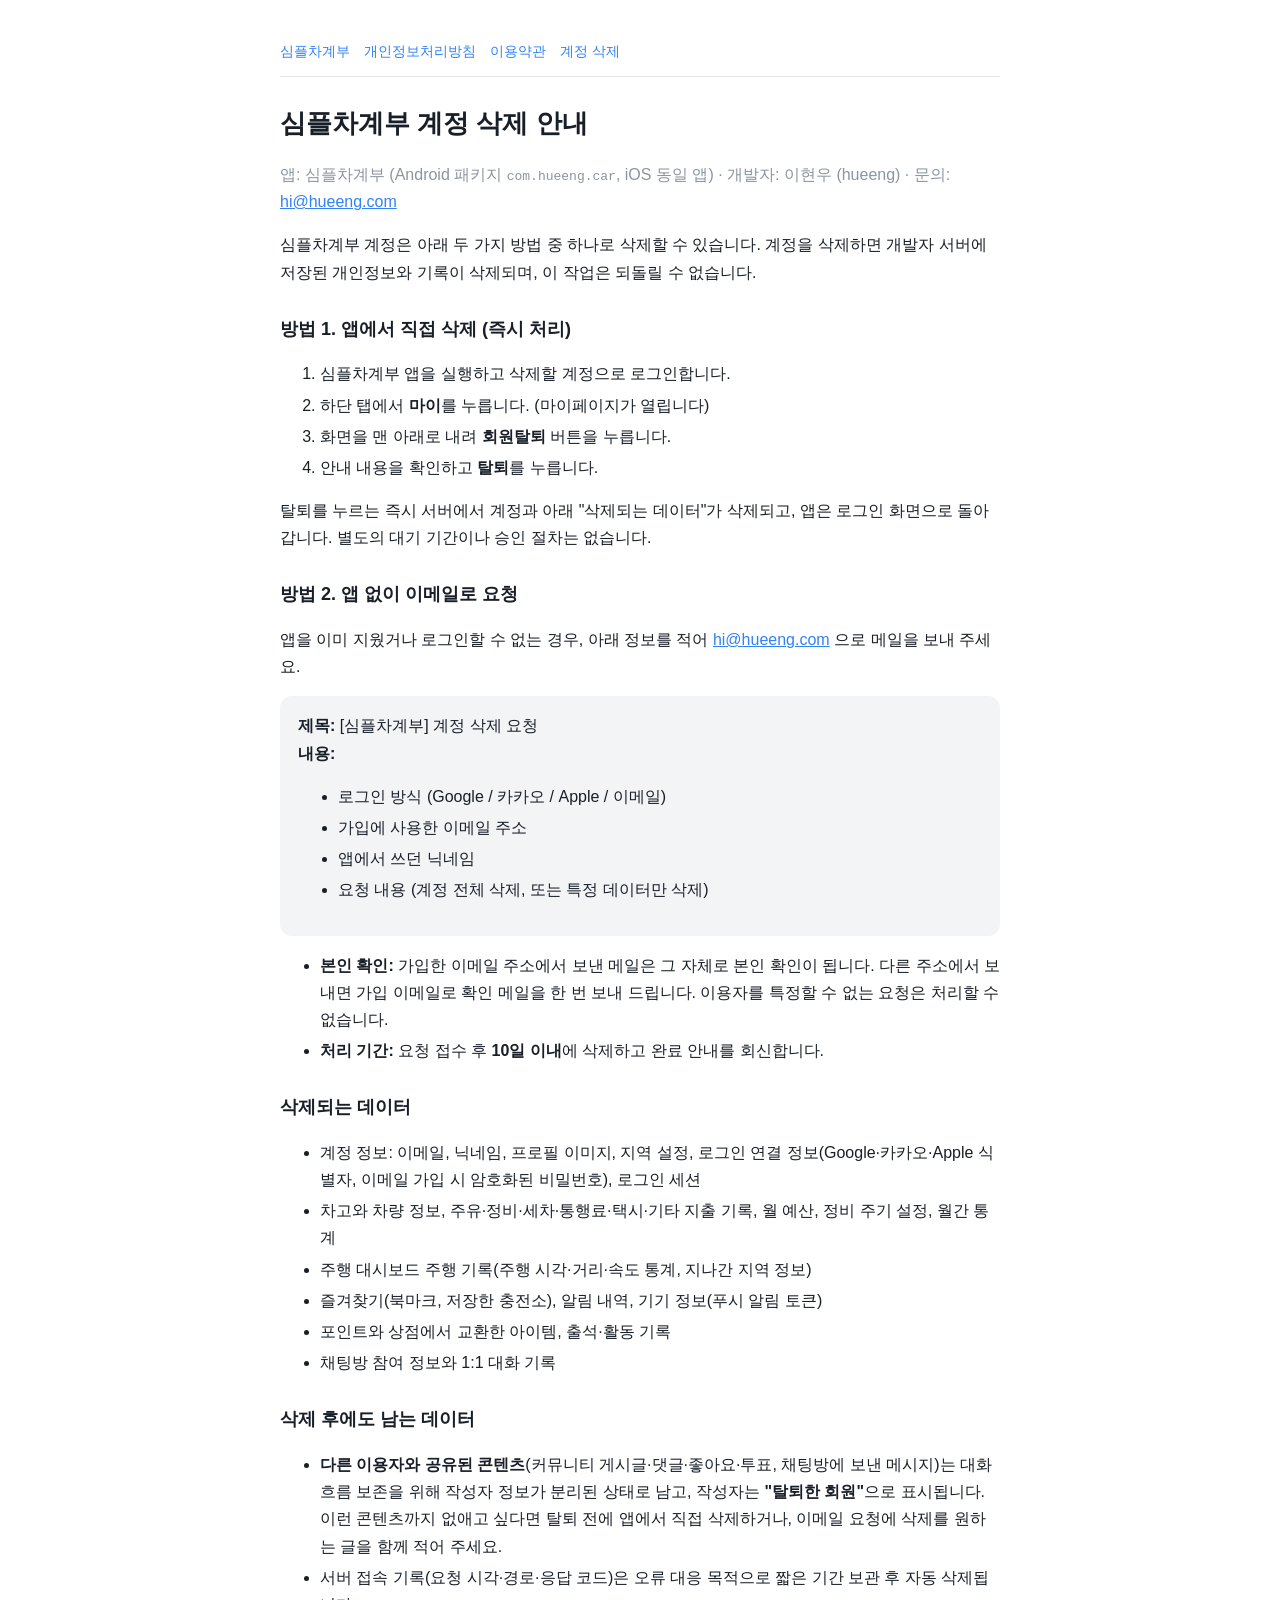
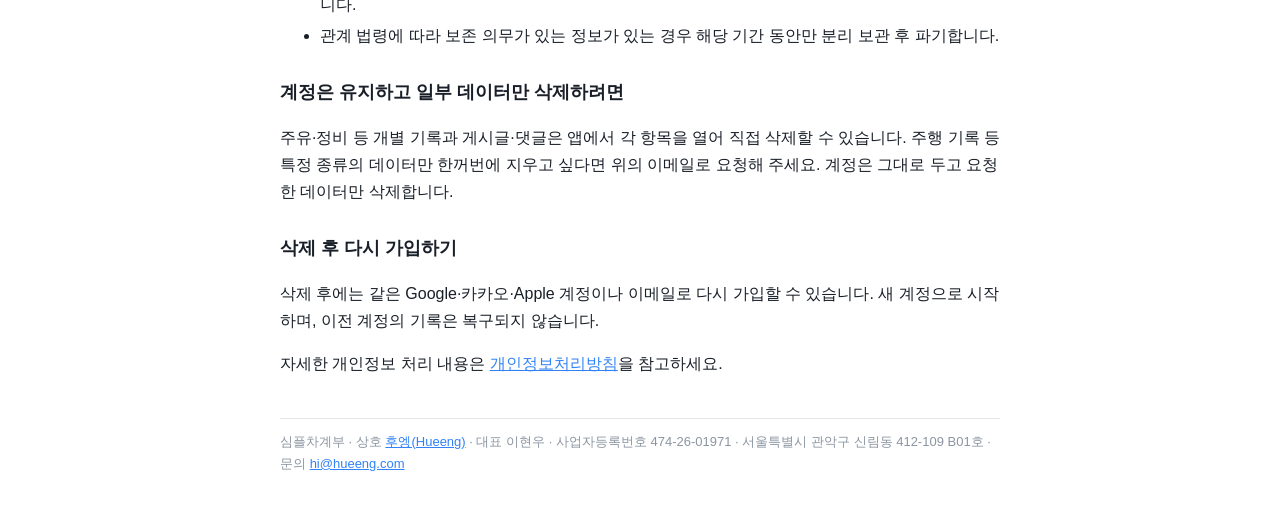
<file: account-delete.html>
<!doctype html>
<html lang="ko"><head><meta charset="utf-8"><meta name="viewport" content="width=device-width,initial-scale=1"><title>심플차계부 계정 삭제 안내</title>
<link rel="icon" href="favicon.ico?v=20261118" sizes="any">
<link rel="icon" type="image/png" sizes="32x32" href="assets/favicon-32.png?v=20261118">
<link rel="apple-touch-icon" href="assets/apple-touch-icon.png?v=20261118"><meta name="description" content="심플차계부(com.hueeng.car) 계정과 데이터를 삭제하는 방법. 앱에서 직접 삭제하거나 이메일로 요청할 수 있습니다."><link rel="stylesheet" href="./style.css"><link rel="canonical" href="https://car.hueeng.com/account-delete.html"><meta name="author" content="후엥(Hueeng) · 이현우"><meta name="publisher" content="후엥(Hueeng) hueeng.com"><meta name="robots" content="index,follow,max-image-preview:large"><meta property="og:locale" content="ko_KR"><meta property="og:type" content="website"><meta property="og:site_name" content="심플차계부 · 후엥(Hueeng)"><meta property="og:title" content="심플차계부 계정 삭제 안내"><meta property="og:description" content="심플차계부 계정 삭제 안내"><meta property="og:url" content="https://car.hueeng.com/account-delete.html"><meta name="twitter:card" content="summary"><script type="application/ld+json">{"@context": "https://schema.org", "@graph": [{"@type": "Organization", "@id": "https://hueeng.com/#organization", "name": "후엥", "alternateName": ["Hueeng", "후엥컴퍼니", "Hueeng Company"], "url": "https://hueeng.com", "email": "hi@hueeng.com", "founder": {"@type": "Person", "name": "이현우", "alternateName": ["Hyeonu Lee", "LeeHueeng"]}, "address": {"@type": "PostalAddress", "streetAddress": "신림동 412-109 B01호", "addressLocality": "관악구", "addressRegion": "서울특별시", "addressCountry": "KR"}, "vatID": "474-26-01971", "sameAs": ["https://github.com/LeeHueeng", "https://apps.apple.com/kr/developer/id1858238879", "https://play.google.com/store/apps/developer?id=Hueeng"]}, {"@type": "WebSite", "@id": "https://car.hueeng.com/account-delete.html/#website", "url": "https://car.hueeng.com/account-delete.html", "name": "심플차계부", "inLanguage": "ko-KR", "publisher": {"@id": "https://hueeng.com/#organization"}, "description": "심플차계부 계정 삭제 안내"}]}</script>
</head>
<body>
<nav><a href="./">심플차계부</a><a href="./privacy">개인정보처리방침</a><a href="./terms">이용약관</a><a href="./account-delete">계정 삭제</a></nav>
<h1>심플차계부 계정 삭제 안내</h1>
<p class="meta">앱: 심플차계부 (Android 패키지 <code>com.hueeng.car</code>, iOS 동일 앱) · 개발자: 이현우 (hueeng) · 문의: <a href="mailto:hi@hueeng.com">hi@hueeng.com</a></p>
<p>심플차계부 계정은 아래 두 가지 방법 중 하나로 삭제할 수 있습니다. 계정을 삭제하면 개발자 서버에 저장된 개인정보와 기록이 삭제되며, 이 작업은 되돌릴 수 없습니다.</p>

<h2>방법 1. 앱에서 직접 삭제 (즉시 처리)</h2>
<ol>
<li>심플차계부 앱을 실행하고 삭제할 계정으로 로그인합니다.</li>
<li>하단 탭에서 <b>마이</b>를 누릅니다. (마이페이지가 열립니다)</li>
<li>화면을 맨 아래로 내려 <b>회원탈퇴</b> 버튼을 누릅니다.</li>
<li>안내 내용을 확인하고 <b>탈퇴</b>를 누릅니다.</li>
</ol>
<p>탈퇴를 누르는 즉시 서버에서 계정과 아래 "삭제되는 데이터"가 삭제되고, 앱은 로그인 화면으로 돌아갑니다. 별도의 대기 기간이나 승인 절차는 없습니다.</p>

<h2>방법 2. 앱 없이 이메일로 요청</h2>
<p>앱을 이미 지웠거나 로그인할 수 없는 경우, 아래 정보를 적어 <a href="mailto:hi@hueeng.com?subject=%5B%EC%8B%AC%ED%94%8C%EC%B0%A8%EA%B3%84%EB%B6%80%5D%20%EA%B3%84%EC%A0%95%20%EC%82%AD%EC%A0%9C%20%EC%9A%94%EC%B2%AD&body=%EB%A1%9C%EA%B7%B8%EC%9D%B8%20%EB%B0%A9%EC%8B%9D%20(Google%2F%EC%B9%B4%EC%B9%B4%EC%98%A4%2FApple%2F%EC%9D%B4%EB%A9%94%EC%9D%BC)%3A%20%0A%EA%B0%80%EC%9E%85%20%EC%9D%B4%EB%A9%94%EC%9D%BC%3A%20%0A%EB%8B%89%EB%84%A4%EC%9E%84%3A%20%0A%EC%9A%94%EC%B2%AD%20%EB%82%B4%EC%9A%A9%3A%20%EA%B3%84%EC%A0%95%20%EC%A0%84%EC%B2%B4%20%EC%82%AD%EC%A0%9C">hi@hueeng.com</a> 으로 메일을 보내 주세요.</p>
<div class="box">
<b>제목:</b> [심플차계부] 계정 삭제 요청<br>
<b>내용:</b>
<ul>
<li>로그인 방식 (Google / 카카오 / Apple / 이메일)</li>
<li>가입에 사용한 이메일 주소</li>
<li>앱에서 쓰던 닉네임</li>
<li>요청 내용 (계정 전체 삭제, 또는 특정 데이터만 삭제)</li>
</ul>
</div>
<ul>
<li><b>본인 확인:</b> 가입한 이메일 주소에서 보낸 메일은 그 자체로 본인 확인이 됩니다. 다른 주소에서 보내면 가입 이메일로 확인 메일을 한 번 보내 드립니다. 이용자를 특정할 수 없는 요청은 처리할 수 없습니다.</li>
<li><b>처리 기간:</b> 요청 접수 후 <b>10일 이내</b>에 삭제하고 완료 안내를 회신합니다.</li>
</ul>

<h2>삭제되는 데이터</h2>
<ul>
<li>계정 정보: 이메일, 닉네임, 프로필 이미지, 지역 설정, 로그인 연결 정보(Google·카카오·Apple 식별자, 이메일 가입 시 암호화된 비밀번호), 로그인 세션</li>
<li>차고와 차량 정보, 주유·정비·세차·통행료·택시·기타 지출 기록, 월 예산, 정비 주기 설정, 월간 통계</li>
<li>주행 대시보드 주행 기록(주행 시각·거리·속도 통계, 지나간 지역 정보)</li>
<li>즐겨찾기(북마크, 저장한 충전소), 알림 내역, 기기 정보(푸시 알림 토큰)</li>
<li>포인트와 상점에서 교환한 아이템, 출석·활동 기록</li>
<li>채팅방 참여 정보와 1:1 대화 기록</li>
</ul>

<h2>삭제 후에도 남는 데이터</h2>
<ul>
<li><b>다른 이용자와 공유된 콘텐츠</b>(커뮤니티 게시글·댓글·좋아요·투표, 채팅방에 보낸 메시지)는 대화 흐름 보존을 위해 작성자 정보가 분리된 상태로 남고, 작성자는 <b>"탈퇴한 회원"</b>으로 표시됩니다. 이런 콘텐츠까지 없애고 싶다면 탈퇴 전에 앱에서 직접 삭제하거나, 이메일 요청에 삭제를 원하는 글을 함께 적어 주세요.</li>
<li>서버 접속 기록(요청 시각·경로·응답 코드)은 오류 대응 목적으로 짧은 기간 보관 후 자동 삭제됩니다.</li>
<li>관계 법령에 따라 보존 의무가 있는 정보가 있는 경우 해당 기간 동안만 분리 보관 후 파기합니다.</li>
</ul>

<h2>계정은 유지하고 일부 데이터만 삭제하려면</h2>
<p>주유·정비 등 개별 기록과 게시글·댓글은 앱에서 각 항목을 열어 직접 삭제할 수 있습니다. 주행 기록 등 특정 종류의 데이터만 한꺼번에 지우고 싶다면 위의 이메일로 요청해 주세요. 계정은 그대로 두고 요청한 데이터만 삭제합니다.</p>

<h2>삭제 후 다시 가입하기</h2>
<p>삭제 후에는 같은 Google·카카오·Apple 계정이나 이메일로 다시 가입할 수 있습니다. 새 계정으로 시작하며, 이전 계정의 기록은 복구되지 않습니다.</p>
<p>자세한 개인정보 처리 내용은 <a href="./privacy">개인정보처리방침</a>을 참고하세요.</p>
<footer>심플차계부 · 상호 <a href="https://hueeng.com" rel="me">후엥(Hueeng)</a> · 대표 이현우 · 사업자등록번호 474-26-01971 · 서울특별시 관악구 신림동 412-109 B01호 · 문의 <a href="mailto:hi@hueeng.com">hi@hueeng.com</a></footer>
</body></html>
</file>
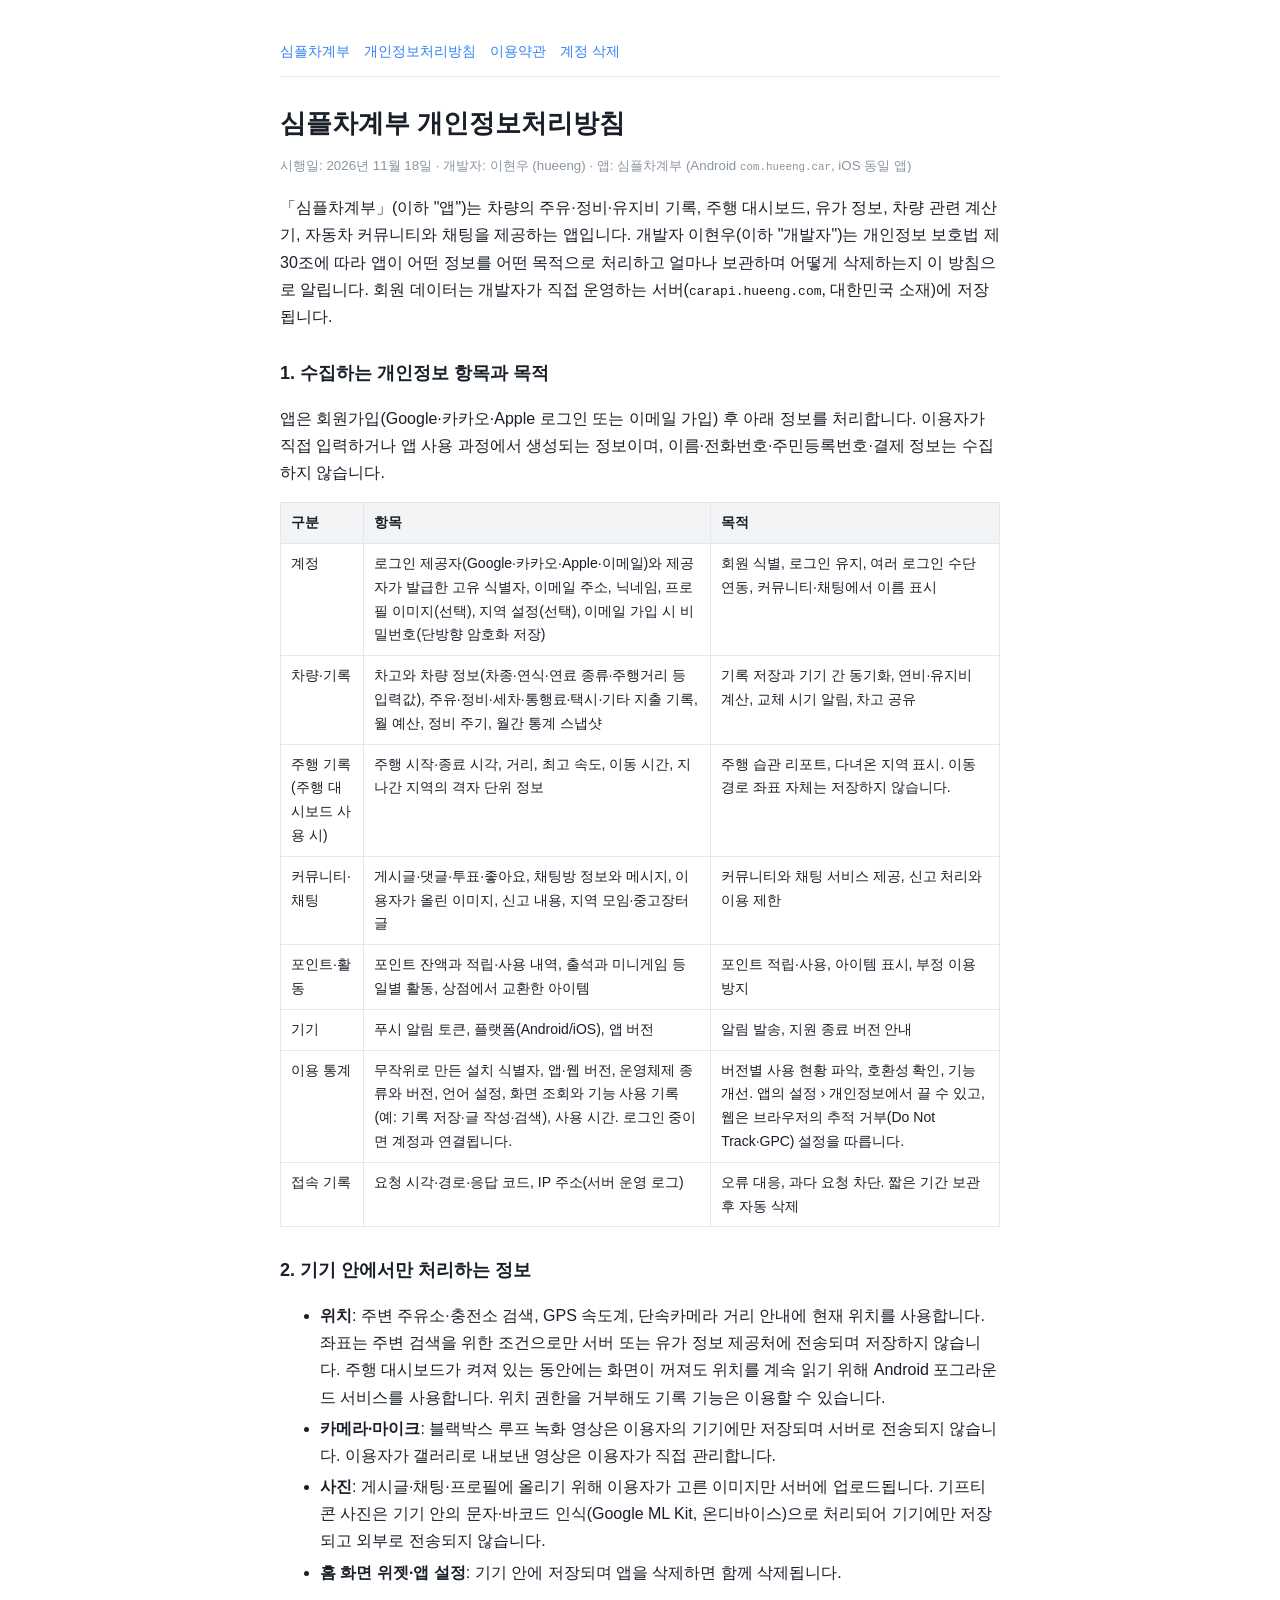
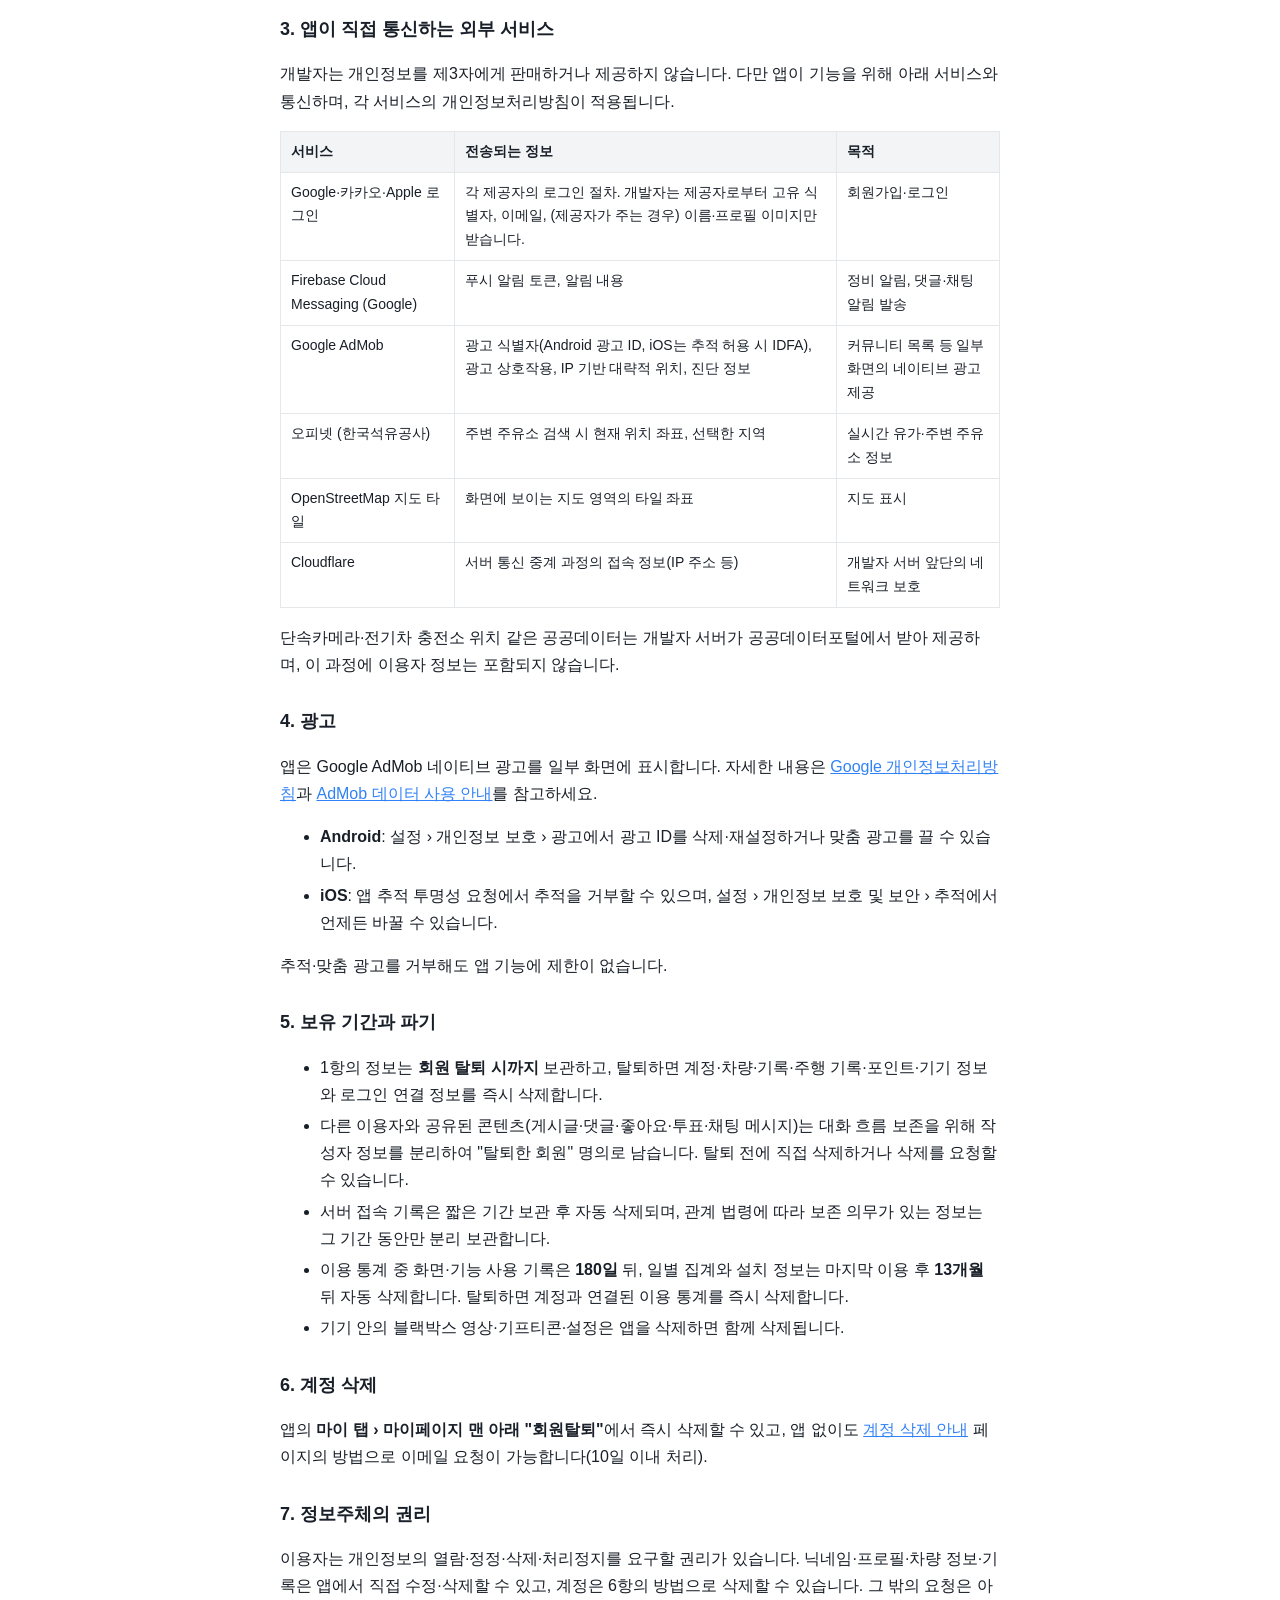
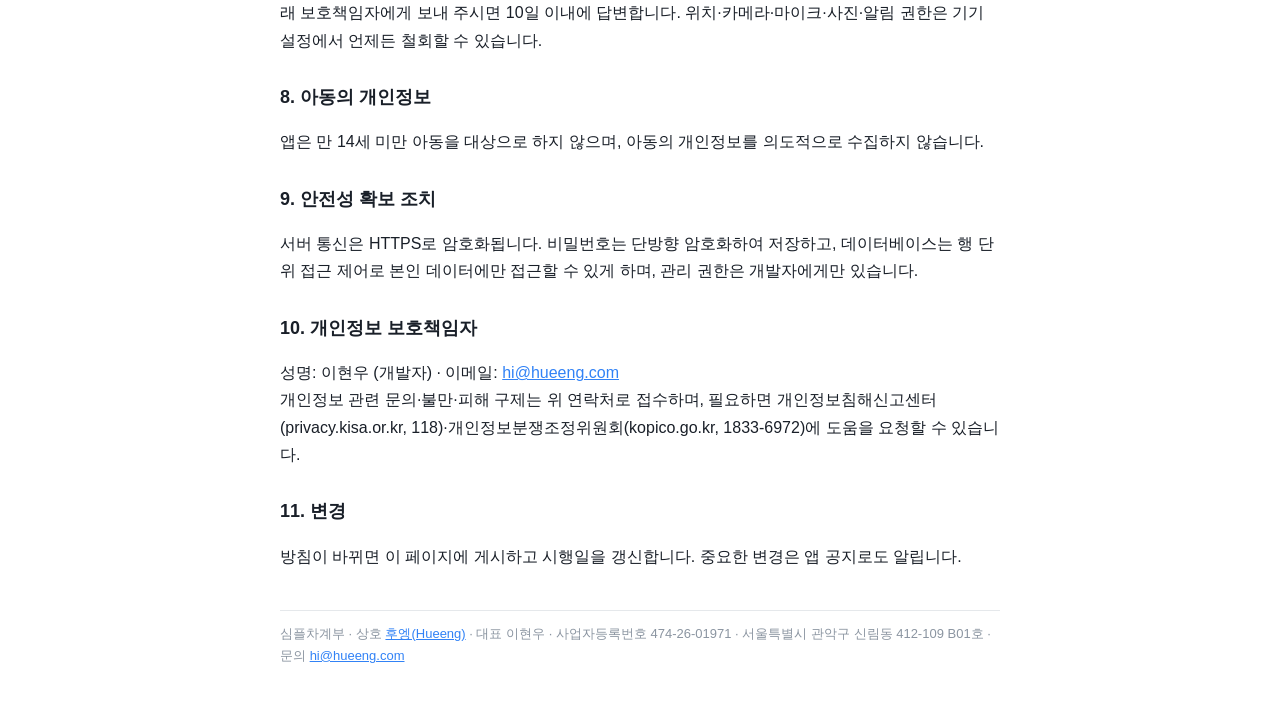
<file: privacy.html>
<!doctype html>
<html lang="ko"><head><meta charset="utf-8"><meta name="viewport" content="width=device-width,initial-scale=1"><title>심플차계부 개인정보처리방침</title>
<link rel="icon" href="favicon.ico?v=20261118" sizes="any">
<link rel="icon" type="image/png" sizes="32x32" href="assets/favicon-32.png?v=20261118">
<link rel="apple-touch-icon" href="assets/apple-touch-icon.png?v=20261118"><link rel="stylesheet" href="./style.css"><meta name="description" content="심플차계부 개인정보처리방침"><link rel="canonical" href="https://car.hueeng.com/privacy.html"><meta name="author" content="후엥(Hueeng) · 이현우"><meta name="publisher" content="후엥(Hueeng) hueeng.com"><meta name="robots" content="index,follow,max-image-preview:large"><meta property="og:locale" content="ko_KR"><meta property="og:type" content="website"><meta property="og:site_name" content="심플차계부 · 후엥(Hueeng)"><meta property="og:title" content="심플차계부 개인정보처리방침"><meta property="og:description" content="심플차계부 개인정보처리방침"><meta property="og:url" content="https://car.hueeng.com/privacy.html"><meta name="twitter:card" content="summary"><script type="application/ld+json">{"@context": "https://schema.org", "@graph": [{"@type": "Organization", "@id": "https://hueeng.com/#organization", "name": "후엥", "alternateName": ["Hueeng", "후엥컴퍼니", "Hueeng Company"], "url": "https://hueeng.com", "email": "hi@hueeng.com", "founder": {"@type": "Person", "name": "이현우", "alternateName": ["Hyeonu Lee", "LeeHueeng"]}, "address": {"@type": "PostalAddress", "streetAddress": "신림동 412-109 B01호", "addressLocality": "관악구", "addressRegion": "서울특별시", "addressCountry": "KR"}, "vatID": "474-26-01971", "sameAs": ["https://github.com/LeeHueeng", "https://apps.apple.com/kr/developer/id1858238879", "https://play.google.com/store/apps/developer?id=Hueeng"]}, {"@type": "WebSite", "@id": "https://car.hueeng.com/privacy.html/#website", "url": "https://car.hueeng.com/privacy.html", "name": "심플차계부", "inLanguage": "ko-KR", "publisher": {"@id": "https://hueeng.com/#organization"}, "description": "심플차계부 개인정보처리방침"}]}</script>
</head>
<body>
<nav><a href="./">심플차계부</a><a href="./privacy">개인정보처리방침</a><a href="./terms">이용약관</a><a href="./account-delete">계정 삭제</a></nav>
<h1>심플차계부 개인정보처리방침</h1>
<small>시행일: 2026년 11월 18일 · 개발자: 이현우 (hueeng) · 앱: 심플차계부 (Android <code>com.hueeng.car</code>, iOS 동일 앱)</small>
<p>「심플차계부」(이하 "앱")는 차량의 주유·정비·유지비 기록, 주행 대시보드, 유가 정보, 차량 관련 계산기, 자동차 커뮤니티와 채팅을 제공하는 앱입니다. 개발자 이현우(이하 "개발자")는 개인정보 보호법 제30조에 따라 앱이 어떤 정보를 어떤 목적으로 처리하고 얼마나 보관하며 어떻게 삭제하는지 이 방침으로 알립니다. 회원 데이터는 개발자가 직접 운영하는 서버(<code>carapi.hueeng.com</code>, 대한민국 소재)에 저장됩니다.</p>

<h2>1. 수집하는 개인정보 항목과 목적</h2>
<p>앱은 회원가입(Google·카카오·Apple 로그인 또는 이메일 가입) 후 아래 정보를 처리합니다. 이용자가 직접 입력하거나 앱 사용 과정에서 생성되는 정보이며, 이름·전화번호·주민등록번호·결제 정보는 수집하지 않습니다.</p>
<table>
<tr><th>구분</th><th>항목</th><th>목적</th></tr>
<tr><td>계정</td><td>로그인 제공자(Google·카카오·Apple·이메일)와 제공자가 발급한 고유 식별자, 이메일 주소, 닉네임, 프로필 이미지(선택), 지역 설정(선택), 이메일 가입 시 비밀번호(단방향 암호화 저장)</td><td>회원 식별, 로그인 유지, 여러 로그인 수단 연동, 커뮤니티·채팅에서 이름 표시</td></tr>
<tr><td>차량·기록</td><td>차고와 차량 정보(차종·연식·연료 종류·주행거리 등 입력값), 주유·정비·세차·통행료·택시·기타 지출 기록, 월 예산, 정비 주기, 월간 통계 스냅샷</td><td>기록 저장과 기기 간 동기화, 연비·유지비 계산, 교체 시기 알림, 차고 공유</td></tr>
<tr><td>주행 기록 (주행 대시보드 사용 시)</td><td>주행 시작·종료 시각, 거리, 최고 속도, 이동 시간, 지나간 지역의 격자 단위 정보</td><td>주행 습관 리포트, 다녀온 지역 표시. 이동 경로 좌표 자체는 저장하지 않습니다.</td></tr>
<tr><td>커뮤니티·채팅</td><td>게시글·댓글·투표·좋아요, 채팅방 정보와 메시지, 이용자가 올린 이미지, 신고 내용, 지역 모임·중고장터 글</td><td>커뮤니티와 채팅 서비스 제공, 신고 처리와 이용 제한</td></tr>
<tr><td>포인트·활동</td><td>포인트 잔액과 적립·사용 내역, 출석과 미니게임 등 일별 활동, 상점에서 교환한 아이템</td><td>포인트 적립·사용, 아이템 표시, 부정 이용 방지</td></tr>
<tr><td>기기</td><td>푸시 알림 토큰, 플랫폼(Android/iOS), 앱 버전</td><td>알림 발송, 지원 종료 버전 안내</td></tr>
<tr><td>이용 통계</td><td>무작위로 만든 설치 식별자, 앱·웹 버전, 운영체제 종류와 버전, 언어 설정, 화면 조회와 기능 사용 기록(예: 기록 저장·글 작성·검색), 사용 시간. 로그인 중이면 계정과 연결됩니다.</td><td>버전별 사용 현황 파악, 호환성 확인, 기능 개선. 앱의 설정 › 개인정보에서 끌 수 있고, 웹은 브라우저의 추적 거부(Do Not Track·GPC) 설정을 따릅니다.</td></tr>
<tr><td>접속 기록</td><td>요청 시각·경로·응답 코드, IP 주소(서버 운영 로그)</td><td>오류 대응, 과다 요청 차단. 짧은 기간 보관 후 자동 삭제</td></tr>
</table>

<h2>2. 기기 안에서만 처리하는 정보</h2>
<ul>
<li><b>위치</b>: 주변 주유소·충전소 검색, GPS 속도계, 단속카메라 거리 안내에 현재 위치를 사용합니다. 좌표는 주변 검색을 위한 조건으로만 서버 또는 유가 정보 제공처에 전송되며 저장하지 않습니다. 주행 대시보드가 켜져 있는 동안에는 화면이 꺼져도 위치를 계속 읽기 위해 Android 포그라운드 서비스를 사용합니다. 위치 권한을 거부해도 기록 기능은 이용할 수 있습니다.</li>
<li><b>카메라·마이크</b>: 블랙박스 루프 녹화 영상은 이용자의 기기에만 저장되며 서버로 전송되지 않습니다. 이용자가 갤러리로 내보낸 영상은 이용자가 직접 관리합니다.</li>
<li><b>사진</b>: 게시글·채팅·프로필에 올리기 위해 이용자가 고른 이미지만 서버에 업로드됩니다. 기프티콘 사진은 기기 안의 문자·바코드 인식(Google ML Kit, 온디바이스)으로 처리되어 기기에만 저장되고 외부로 전송되지 않습니다.</li>
<li><b>홈 화면 위젯·앱 설정</b>: 기기 안에 저장되며 앱을 삭제하면 함께 삭제됩니다.</li>
</ul>

<h2>3. 앱이 직접 통신하는 외부 서비스</h2>
<p>개발자는 개인정보를 제3자에게 판매하거나 제공하지 않습니다. 다만 앱이 기능을 위해 아래 서비스와 통신하며, 각 서비스의 개인정보처리방침이 적용됩니다.</p>
<table>
<tr><th>서비스</th><th>전송되는 정보</th><th>목적</th></tr>
<tr><td>Google·카카오·Apple 로그인</td><td>각 제공자의 로그인 절차. 개발자는 제공자로부터 고유 식별자, 이메일, (제공자가 주는 경우) 이름·프로필 이미지만 받습니다.</td><td>회원가입·로그인</td></tr>
<tr><td>Firebase Cloud Messaging (Google)</td><td>푸시 알림 토큰, 알림 내용</td><td>정비 알림, 댓글·채팅 알림 발송</td></tr>
<tr><td>Google AdMob</td><td>광고 식별자(Android 광고 ID, iOS는 추적 허용 시 IDFA), 광고 상호작용, IP 기반 대략적 위치, 진단 정보</td><td>커뮤니티 목록 등 일부 화면의 네이티브 광고 제공</td></tr>
<tr><td>오피넷 (한국석유공사)</td><td>주변 주유소 검색 시 현재 위치 좌표, 선택한 지역</td><td>실시간 유가·주변 주유소 정보</td></tr>
<tr><td>OpenStreetMap 지도 타일</td><td>화면에 보이는 지도 영역의 타일 좌표</td><td>지도 표시</td></tr>
<tr><td>Cloudflare</td><td>서버 통신 중계 과정의 접속 정보(IP 주소 등)</td><td>개발자 서버 앞단의 네트워크 보호</td></tr>
</table>
<p>단속카메라·전기차 충전소 위치 같은 공공데이터는 개발자 서버가 공공데이터포털에서 받아 제공하며, 이 과정에 이용자 정보는 포함되지 않습니다.</p>

<h2>4. 광고</h2>
<p>앱은 Google AdMob 네이티브 광고를 일부 화면에 표시합니다. 자세한 내용은 <a href="https://policies.google.com/privacy">Google 개인정보처리방침</a>과 <a href="https://support.google.com/admob/answer/6128543">AdMob 데이터 사용 안내</a>를 참고하세요.</p>
<ul>
<li><b>Android</b>: 설정 › 개인정보 보호 › 광고에서 광고 ID를 삭제·재설정하거나 맞춤 광고를 끌 수 있습니다.</li>
<li><b>iOS</b>: 앱 추적 투명성 요청에서 추적을 거부할 수 있으며, 설정 › 개인정보 보호 및 보안 › 추적에서 언제든 바꿀 수 있습니다.</li>
</ul>
<p>추적·맞춤 광고를 거부해도 앱 기능에 제한이 없습니다.</p>

<h2>5. 보유 기간과 파기</h2>
<ul>
<li>1항의 정보는 <b>회원 탈퇴 시까지</b> 보관하고, 탈퇴하면 계정·차량·기록·주행 기록·포인트·기기 정보와 로그인 연결 정보를 즉시 삭제합니다.</li>
<li>다른 이용자와 공유된 콘텐츠(게시글·댓글·좋아요·투표·채팅 메시지)는 대화 흐름 보존을 위해 작성자 정보를 분리하여 "탈퇴한 회원" 명의로 남습니다. 탈퇴 전에 직접 삭제하거나 삭제를 요청할 수 있습니다.</li>
<li>서버 접속 기록은 짧은 기간 보관 후 자동 삭제되며, 관계 법령에 따라 보존 의무가 있는 정보는 그 기간 동안만 분리 보관합니다.</li>
<li>이용 통계 중 화면·기능 사용 기록은 <b>180일</b> 뒤, 일별 집계와 설치 정보는 마지막 이용 후 <b>13개월</b> 뒤 자동 삭제합니다. 탈퇴하면 계정과 연결된 이용 통계를 즉시 삭제합니다.</li>
<li>기기 안의 블랙박스 영상·기프티콘·설정은 앱을 삭제하면 함께 삭제됩니다.</li>
</ul>

<h2>6. 계정 삭제</h2>
<p>앱의 <b>마이 탭 › 마이페이지 맨 아래 "회원탈퇴"</b>에서 즉시 삭제할 수 있고, 앱 없이도 <a href="./account-delete">계정 삭제 안내</a> 페이지의 방법으로 이메일 요청이 가능합니다(10일 이내 처리).</p>

<h2>7. 정보주체의 권리</h2>
<p>이용자는 개인정보의 열람·정정·삭제·처리정지를 요구할 권리가 있습니다. 닉네임·프로필·차량 정보·기록은 앱에서 직접 수정·삭제할 수 있고, 계정은 6항의 방법으로 삭제할 수 있습니다. 그 밖의 요청은 아래 보호책임자에게 보내 주시면 10일 이내에 답변합니다. 위치·카메라·마이크·사진·알림 권한은 기기 설정에서 언제든 철회할 수 있습니다.</p>

<h2>8. 아동의 개인정보</h2>
<p>앱은 만 14세 미만 아동을 대상으로 하지 않으며, 아동의 개인정보를 의도적으로 수집하지 않습니다.</p>

<h2>9. 안전성 확보 조치</h2>
<p>서버 통신은 HTTPS로 암호화됩니다. 비밀번호는 단방향 암호화하여 저장하고, 데이터베이스는 행 단위 접근 제어로 본인 데이터에만 접근할 수 있게 하며, 관리 권한은 개발자에게만 있습니다.</p>

<h2>10. 개인정보 보호책임자</h2>
<p>성명: 이현우 (개발자) · 이메일: <a href="mailto:hi@hueeng.com">hi@hueeng.com</a><br>개인정보 관련 문의·불만·피해 구제는 위 연락처로 접수하며, 필요하면 개인정보침해신고센터(privacy.kisa.or.kr, 118)·개인정보분쟁조정위원회(kopico.go.kr, 1833-6972)에 도움을 요청할 수 있습니다.</p>

<h2>11. 변경</h2>
<p>방침이 바뀌면 이 페이지에 게시하고 시행일을 갱신합니다. 중요한 변경은 앱 공지로도 알립니다.</p>
<footer>심플차계부 · 상호 <a href="https://hueeng.com" rel="me">후엥(Hueeng)</a> · 대표 이현우 · 사업자등록번호 474-26-01971 · 서울특별시 관악구 신림동 412-109 B01호 · 문의 <a href="mailto:hi@hueeng.com">hi@hueeng.com</a></footer>
</body></html>
</file>
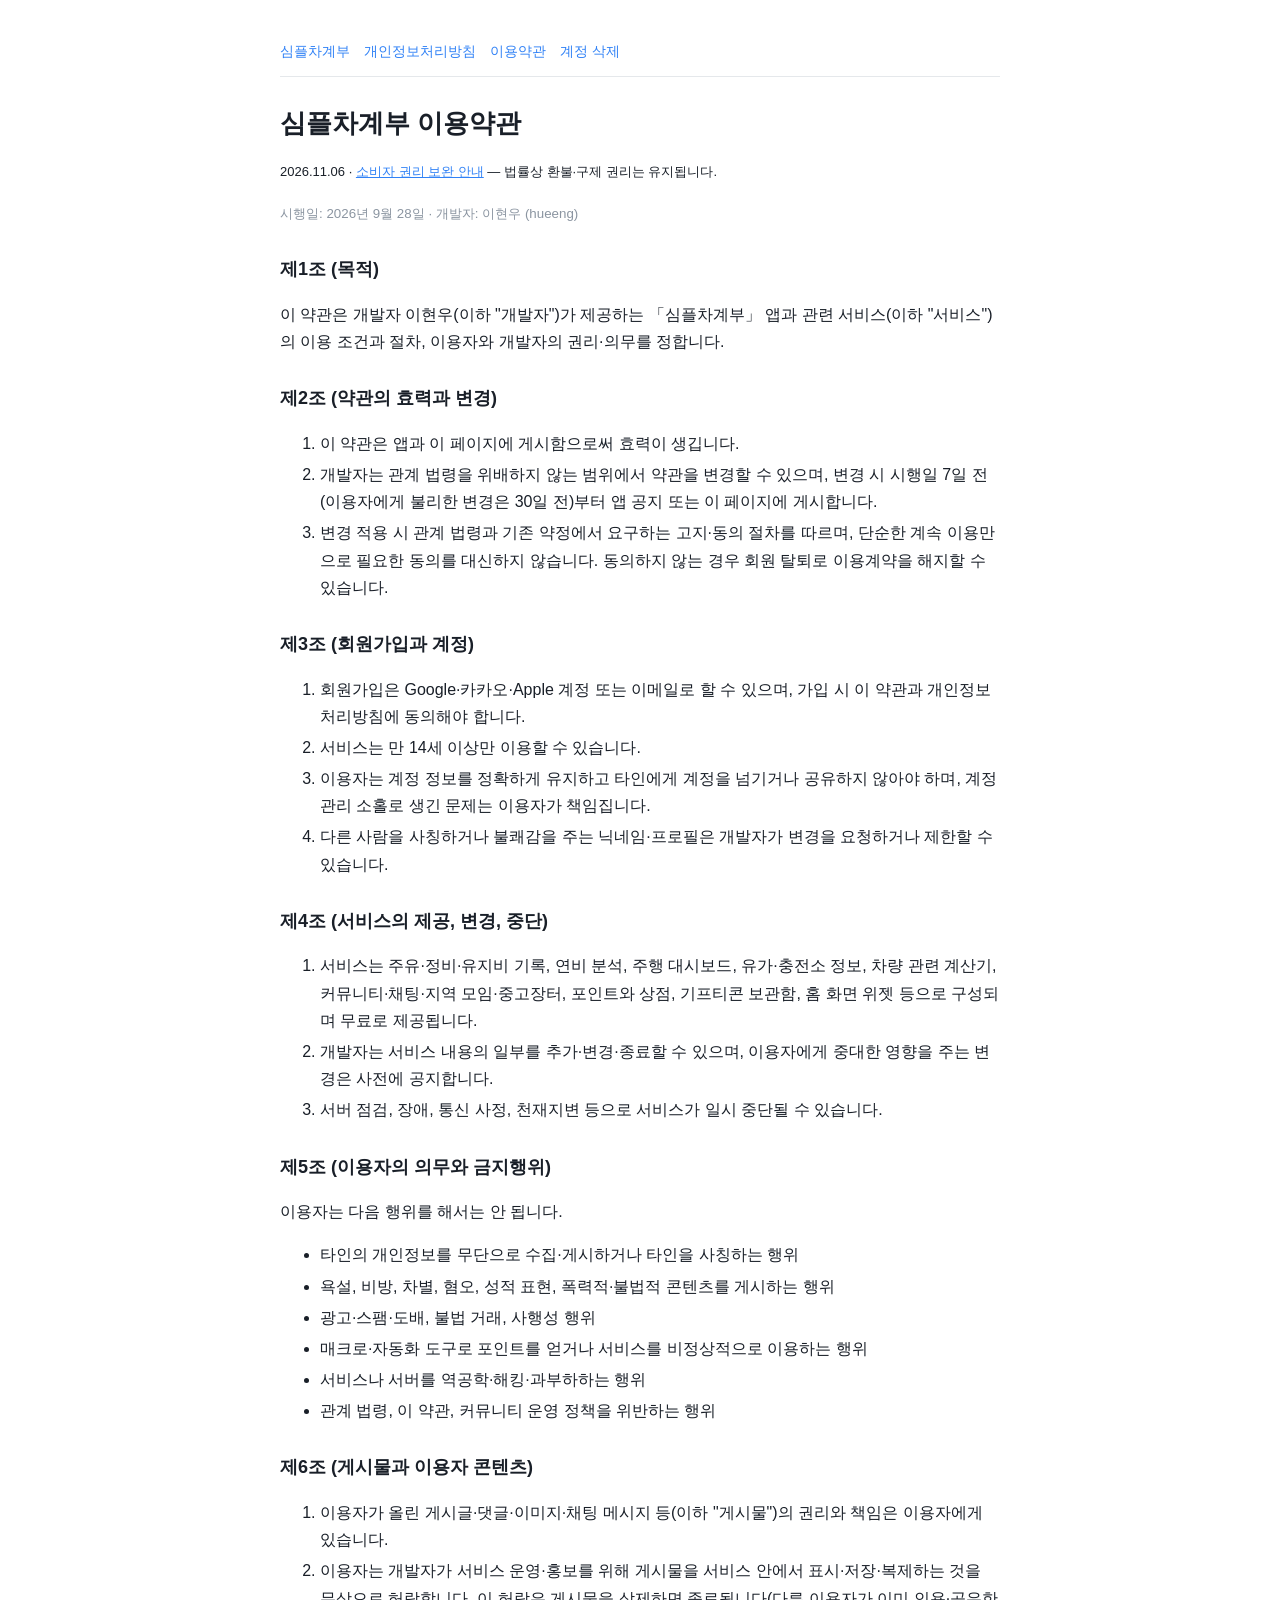
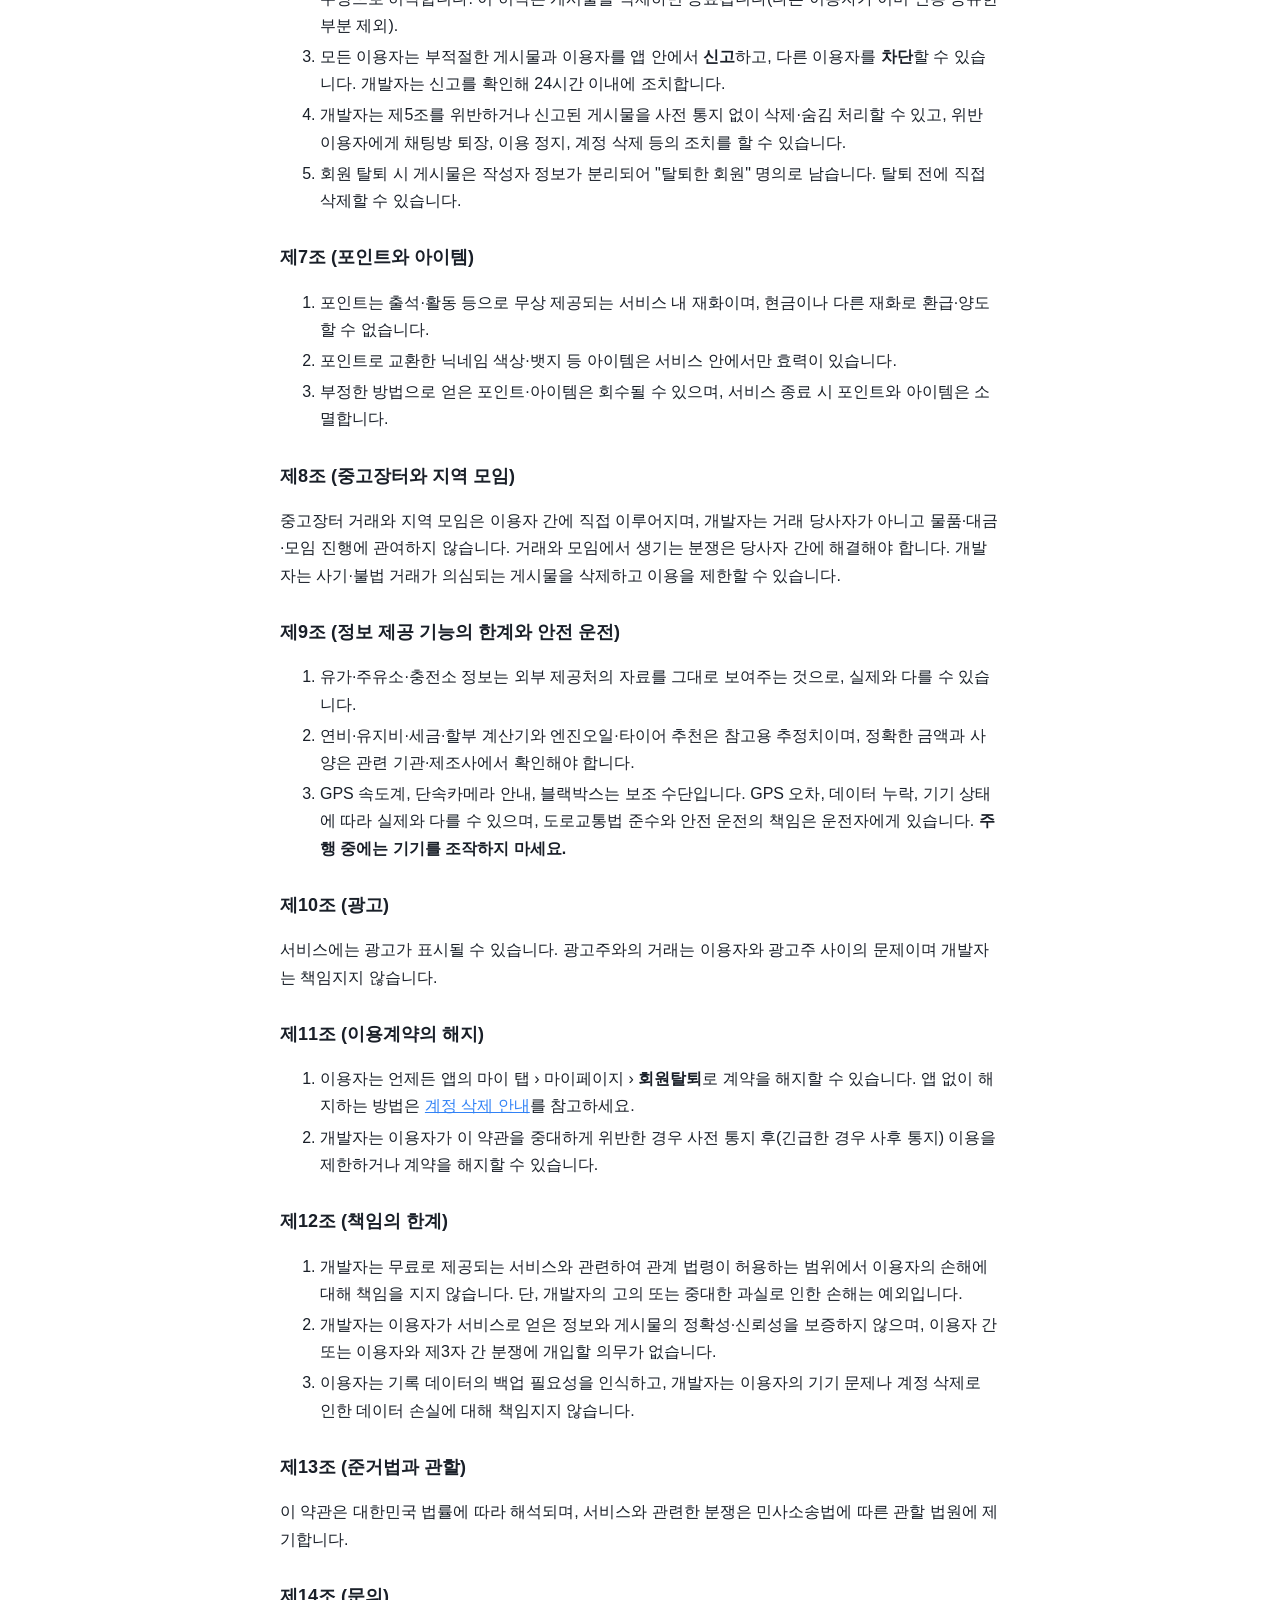
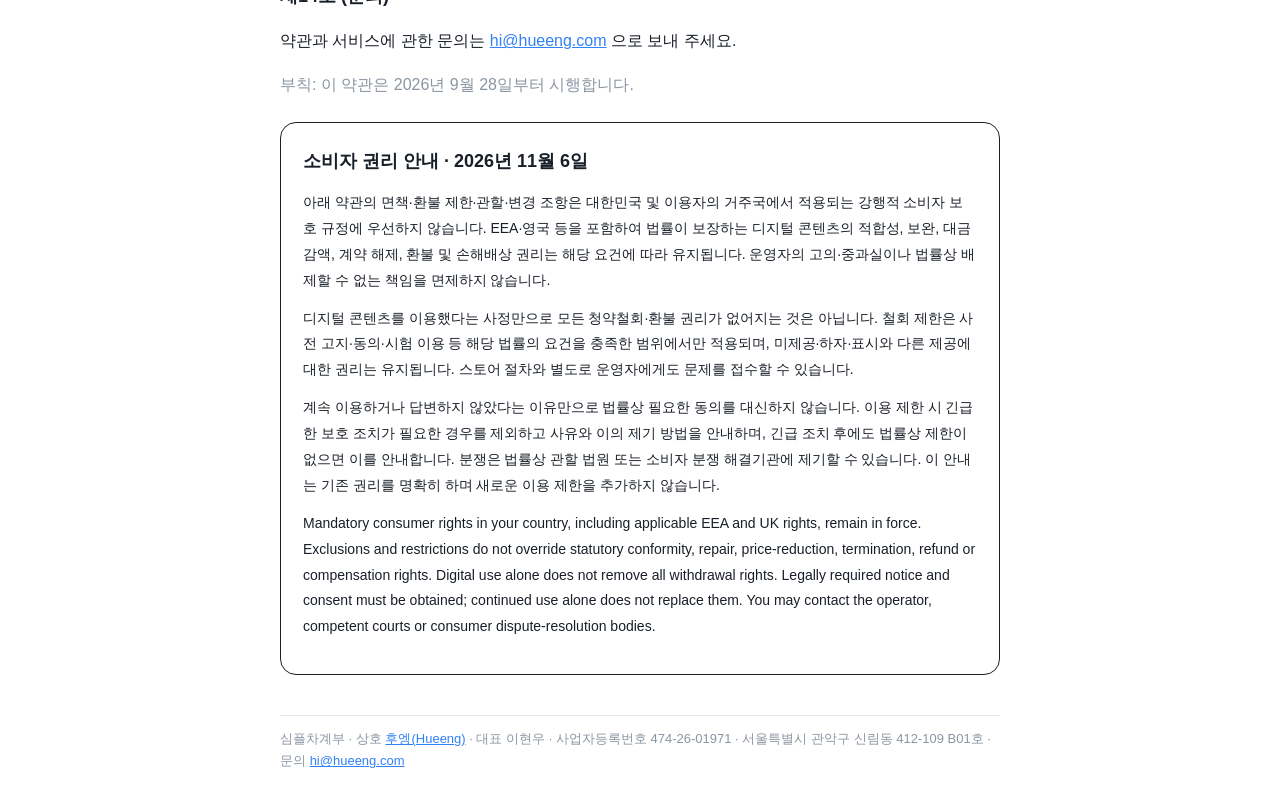
<file: terms.html>
<!doctype html>
<html lang="ko"><head><meta charset="utf-8"><meta name="viewport" content="width=device-width,initial-scale=1"><title>심플차계부 이용약관</title>
<link rel="icon" href="favicon.ico?v=20261118" sizes="any">
<link rel="icon" type="image/png" sizes="32x32" href="assets/favicon-32.png?v=20261118">
<link rel="apple-touch-icon" href="assets/apple-touch-icon.png?v=20261118"><link rel="stylesheet" href="./style.css"><meta name="description" content="심플차계부 이용약관"><link rel="canonical" href="https://car.hueeng.com/terms.html"><meta name="author" content="후엥(Hueeng) · 이현우"><meta name="publisher" content="후엥(Hueeng) hueeng.com"><meta name="robots" content="index,follow,max-image-preview:large"><meta property="og:locale" content="ko_KR"><meta property="og:type" content="website"><meta property="og:site_name" content="심플차계부 · 후엥(Hueeng)"><meta property="og:title" content="심플차계부 이용약관"><meta property="og:description" content="심플차계부 이용약관"><meta property="og:url" content="https://car.hueeng.com/terms.html"><meta name="twitter:card" content="summary"><script type="application/ld+json">{"@context": "https://schema.org", "@graph": [{"@type": "Organization", "@id": "https://hueeng.com/#organization", "name": "후엥", "alternateName": ["Hueeng", "후엥컴퍼니", "Hueeng Company"], "url": "https://hueeng.com", "email": "hi@hueeng.com", "founder": {"@type": "Person", "name": "이현우", "alternateName": ["Hyeonu Lee", "LeeHueeng"]}, "address": {"@type": "PostalAddress", "streetAddress": "신림동 412-109 B01호", "addressLocality": "관악구", "addressRegion": "서울특별시", "addressCountry": "KR"}, "vatID": "474-26-01971", "sameAs": ["https://github.com/LeeHueeng", "https://apps.apple.com/kr/developer/id1858238879", "https://play.google.com/store/apps/developer?id=Hueeng"]}, {"@type": "WebSite", "@id": "https://car.hueeng.com/terms.html/#website", "url": "https://car.hueeng.com/terms.html", "name": "심플차계부", "inLanguage": "ko-KR", "publisher": {"@id": "https://hueeng.com/#organization"}, "description": "심플차계부 이용약관"}]}</script>
<style>.legal-summary{font-size:13px;line-height:1.7;margin:16px 0}.legal-rights{margin:24px 0;padding:22px;border:1px solid currentColor;border-radius:16px;font-size:14px;line-height:1.85}.legal-rights h2{font-size:18px;margin:0 0 12px}.legal-rights p{margin:12px 0}</style></head>
<body>
<nav><a href="./">심플차계부</a><a href="./privacy">개인정보처리방침</a><a href="./terms">이용약관</a><a href="./account-delete">계정 삭제</a></nav>
<h1>심플차계부 이용약관</h1>
<p class="legal-summary">2026.11.06 · <a href="#consumer-rights">소비자 권리 보완 안내</a> — 법률상 환불·구제 권리는 유지됩니다.</p>
<small>시행일: 2026년 9월 28일 · 개발자: 이현우 (hueeng)</small>

<h2>제1조 (목적)</h2>
<p>이 약관은 개발자 이현우(이하 "개발자")가 제공하는 「심플차계부」 앱과 관련 서비스(이하 "서비스")의 이용 조건과 절차, 이용자와 개발자의 권리·의무를 정합니다.</p>

<h2>제2조 (약관의 효력과 변경)</h2>
<ol>
<li>이 약관은 앱과 이 페이지에 게시함으로써 효력이 생깁니다.</li>
<li>개발자는 관계 법령을 위배하지 않는 범위에서 약관을 변경할 수 있으며, 변경 시 시행일 7일 전(이용자에게 불리한 변경은 30일 전)부터 앱 공지 또는 이 페이지에 게시합니다.</li>
<li>변경 적용 시 관계 법령과 기존 약정에서 요구하는 고지·동의 절차를 따르며, 단순한 계속 이용만으로 필요한 동의를 대신하지 않습니다. 동의하지 않는 경우 회원 탈퇴로 이용계약을 해지할 수 있습니다.</li>
</ol>

<h2>제3조 (회원가입과 계정)</h2>
<ol>
<li>회원가입은 Google·카카오·Apple 계정 또는 이메일로 할 수 있으며, 가입 시 이 약관과 개인정보처리방침에 동의해야 합니다.</li>
<li>서비스는 만 14세 이상만 이용할 수 있습니다.</li>
<li>이용자는 계정 정보를 정확하게 유지하고 타인에게 계정을 넘기거나 공유하지 않아야 하며, 계정 관리 소홀로 생긴 문제는 이용자가 책임집니다.</li>
<li>다른 사람을 사칭하거나 불쾌감을 주는 닉네임·프로필은 개발자가 변경을 요청하거나 제한할 수 있습니다.</li>
</ol>

<h2>제4조 (서비스의 제공, 변경, 중단)</h2>
<ol>
<li>서비스는 주유·정비·유지비 기록, 연비 분석, 주행 대시보드, 유가·충전소 정보, 차량 관련 계산기, 커뮤니티·채팅·지역 모임·중고장터, 포인트와 상점, 기프티콘 보관함, 홈 화면 위젯 등으로 구성되며 무료로 제공됩니다.</li>
<li>개발자는 서비스 내용의 일부를 추가·변경·종료할 수 있으며, 이용자에게 중대한 영향을 주는 변경은 사전에 공지합니다.</li>
<li>서버 점검, 장애, 통신 사정, 천재지변 등으로 서비스가 일시 중단될 수 있습니다.</li>
</ol>

<h2>제5조 (이용자의 의무와 금지행위)</h2>
<p>이용자는 다음 행위를 해서는 안 됩니다.</p>
<ul>
<li>타인의 개인정보를 무단으로 수집·게시하거나 타인을 사칭하는 행위</li>
<li>욕설, 비방, 차별, 혐오, 성적 표현, 폭력적·불법적 콘텐츠를 게시하는 행위</li>
<li>광고·스팸·도배, 불법 거래, 사행성 행위</li>
<li>매크로·자동화 도구로 포인트를 얻거나 서비스를 비정상적으로 이용하는 행위</li>
<li>서비스나 서버를 역공학·해킹·과부하하는 행위</li>
<li>관계 법령, 이 약관, 커뮤니티 운영 정책을 위반하는 행위</li>
</ul>

<h2>제6조 (게시물과 이용자 콘텐츠)</h2>
<ol>
<li>이용자가 올린 게시글·댓글·이미지·채팅 메시지 등(이하 "게시물")의 권리와 책임은 이용자에게 있습니다.</li>
<li>이용자는 개발자가 서비스 운영·홍보를 위해 게시물을 서비스 안에서 표시·저장·복제하는 것을 무상으로 허락합니다. 이 허락은 게시물을 삭제하면 종료됩니다(다른 이용자가 이미 인용·공유한 부분 제외).</li>
<li>모든 이용자는 부적절한 게시물과 이용자를 앱 안에서 <b>신고</b>하고, 다른 이용자를 <b>차단</b>할 수 있습니다. 개발자는 신고를 확인해 24시간 이내에 조치합니다.</li>
<li>개발자는 제5조를 위반하거나 신고된 게시물을 사전 통지 없이 삭제·숨김 처리할 수 있고, 위반 이용자에게 채팅방 퇴장, 이용 정지, 계정 삭제 등의 조치를 할 수 있습니다.</li>
<li>회원 탈퇴 시 게시물은 작성자 정보가 분리되어 "탈퇴한 회원" 명의로 남습니다. 탈퇴 전에 직접 삭제할 수 있습니다.</li>
</ol>

<h2>제7조 (포인트와 아이템)</h2>
<ol>
<li>포인트는 출석·활동 등으로 무상 제공되는 서비스 내 재화이며, 현금이나 다른 재화로 환급·양도할 수 없습니다.</li>
<li>포인트로 교환한 닉네임 색상·뱃지 등 아이템은 서비스 안에서만 효력이 있습니다.</li>
<li>부정한 방법으로 얻은 포인트·아이템은 회수될 수 있으며, 서비스 종료 시 포인트와 아이템은 소멸합니다.</li>
</ol>

<h2>제8조 (중고장터와 지역 모임)</h2>
<p>중고장터 거래와 지역 모임은 이용자 간에 직접 이루어지며, 개발자는 거래 당사자가 아니고 물품·대금·모임 진행에 관여하지 않습니다. 거래와 모임에서 생기는 분쟁은 당사자 간에 해결해야 합니다. 개발자는 사기·불법 거래가 의심되는 게시물을 삭제하고 이용을 제한할 수 있습니다.</p>

<h2>제9조 (정보 제공 기능의 한계와 안전 운전)</h2>
<ol>
<li>유가·주유소·충전소 정보는 외부 제공처의 자료를 그대로 보여주는 것으로, 실제와 다를 수 있습니다.</li>
<li>연비·유지비·세금·할부 계산기와 엔진오일·타이어 추천은 참고용 추정치이며, 정확한 금액과 사양은 관련 기관·제조사에서 확인해야 합니다.</li>
<li>GPS 속도계, 단속카메라 안내, 블랙박스는 보조 수단입니다. GPS 오차, 데이터 누락, 기기 상태에 따라 실제와 다를 수 있으며, 도로교통법 준수와 안전 운전의 책임은 운전자에게 있습니다. <b>주행 중에는 기기를 조작하지 마세요.</b></li>
</ol>

<h2>제10조 (광고)</h2>
<p>서비스에는 광고가 표시될 수 있습니다. 광고주와의 거래는 이용자와 광고주 사이의 문제이며 개발자는 책임지지 않습니다.</p>

<h2>제11조 (이용계약의 해지)</h2>
<ol>
<li>이용자는 언제든 앱의 마이 탭 › 마이페이지 › <b>회원탈퇴</b>로 계약을 해지할 수 있습니다. 앱 없이 해지하는 방법은 <a href="./account-delete">계정 삭제 안내</a>를 참고하세요.</li>
<li>개발자는 이용자가 이 약관을 중대하게 위반한 경우 사전 통지 후(긴급한 경우 사후 통지) 이용을 제한하거나 계약을 해지할 수 있습니다.</li>
</ol>

<h2>제12조 (책임의 한계)</h2>
<ol>
<li>개발자는 무료로 제공되는 서비스와 관련하여 관계 법령이 허용하는 범위에서 이용자의 손해에 대해 책임을 지지 않습니다. 단, 개발자의 고의 또는 중대한 과실로 인한 손해는 예외입니다.</li>
<li>개발자는 이용자가 서비스로 얻은 정보와 게시물의 정확성·신뢰성을 보증하지 않으며, 이용자 간 또는 이용자와 제3자 간 분쟁에 개입할 의무가 없습니다.</li>
<li>이용자는 기록 데이터의 백업 필요성을 인식하고, 개발자는 이용자의 기기 문제나 계정 삭제로 인한 데이터 손실에 대해 책임지지 않습니다.</li>
</ol>

<h2>제13조 (준거법과 관할)</h2>
<p>이 약관은 대한민국 법률에 따라 해석되며, 서비스와 관련한 분쟁은 민사소송법에 따른 관할 법원에 제기합니다.</p>

<h2>제14조 (문의)</h2>
<p>약관과 서비스에 관한 문의는 <a href="mailto:hi@hueeng.com">hi@hueeng.com</a> 으로 보내 주세요.</p>

<p class="meta">부칙: 이 약관은 2026년 9월 28일부터 시행합니다.</p>
<aside id="consumer-rights" class="legal-rights" aria-label="소비자 권리 안내"><h2>소비자 권리 안내 · 2026년 11월 6일</h2><p>아래 약관의 면책·환불 제한·관할·변경 조항은 대한민국 및 이용자의 거주국에서 적용되는 강행적 소비자 보호 규정에 우선하지 않습니다. EEA·영국 등을 포함하여 법률이 보장하는 디지털 콘텐츠의 적합성, 보완, 대금 감액, 계약 해제, 환불 및 손해배상 권리는 해당 요건에 따라 유지됩니다. 운영자의 고의·중과실이나 법률상 배제할 수 없는 책임을 면제하지 않습니다.</p><p>디지털 콘텐츠를 이용했다는 사정만으로 모든 청약철회·환불 권리가 없어지는 것은 아닙니다. 철회 제한은 사전 고지·동의·시험 이용 등 해당 법률의 요건을 충족한 범위에서만 적용되며, 미제공·하자·표시와 다른 제공에 대한 권리는 유지됩니다. 스토어 절차와 별도로 운영자에게도 문제를 접수할 수 있습니다.</p><p>계속 이용하거나 답변하지 않았다는 이유만으로 법률상 필요한 동의를 대신하지 않습니다. 이용 제한 시 긴급한 보호 조치가 필요한 경우를 제외하고 사유와 이의 제기 방법을 안내하며, 긴급 조치 후에도 법률상 제한이 없으면 이를 안내합니다. 분쟁은 법률상 관할 법원 또는 소비자 분쟁 해결기관에 제기할 수 있습니다. 이 안내는 기존 권리를 명확히 하며 새로운 이용 제한을 추가하지 않습니다.</p><p lang="en">Mandatory consumer rights in your country, including applicable EEA and UK rights, remain in force. Exclusions and restrictions do not override statutory conformity, repair, price-reduction, termination, refund or compensation rights. Digital use alone does not remove all withdrawal rights. Legally required notice and consent must be obtained; continued use alone does not replace them. You may contact the operator, competent courts or consumer dispute-resolution bodies.</p></aside>
<footer>심플차계부 · 상호 <a href="https://hueeng.com" rel="me">후엥(Hueeng)</a> · 대표 이현우 · 사업자등록번호 474-26-01971 · 서울특별시 관악구 신림동 412-109 B01호 · 문의 <a href="mailto:hi@hueeng.com">hi@hueeng.com</a></footer>
</body></html>
</file>
<file: assets/site.css>
/* 심플차계부 랜딩 — 앱 스토어 화면의 민트 오라, 차콜 요약 카드, 파스텔 퀵 버튼, 큰 숫자를 웹으로 옮겼다.
   색은 스토어 스크린샷에서 직접 뽑았다. 법적 문서(privacy·terms·account-delete·404)는 ../style.css 를 그대로 쓴다. */
:root{
  --ink:#1A1A1A;--ink-2:#4E5B57;--ink-3:#5F6B67;
  --bg:#FFFFFF;--soft:#F4F8F7;--line:#E5E5E5;--line-mint:#DCEFE8;
  --green:#1E9E80;--green-text:#17876D;--green-ink:#0B6E56;--mint-on-dark:#7FE0C4;
  --mint-50:#F1F9F7;--mint-100:#E7F6F3;--mint-200:#D7F2EA;--mint-300:#B6E7DB;--mint-400:#ADE1D3;
  --charcoal:#2B2B2B;--dark-1:#3F3F41;--dark-2:#2E2F31;--dark-3:#232730;--bezel:#101014;--bezel-edge:#3A3A3F;
  --blue:#2196F3;--blue-bg:#EDF7FE;--blue-ink:#1565C0;--blue-line:#D3E9FB;
  --orange:#FF9800;--orange-bg:#FFF7EB;--orange-ink:#A15C00;--orange-line:#FCE6C4;
  --indigo:#4472C4;--indigo-bg:#F0F4FA;--indigo-ink:#3A5DAE;--indigo-line:#DCE5F3;
  --purple:#7C3AED;--purple-bg:#F5EFFE;--purple-ink:#6D28D9;--purple-line:#E6DAFB;
  --lime:#4CAF50;--lime-bg:#F1F9F1;--lime-ink:#2E7D32;--lime-line:#D8EED8;
  --r-card:18px;--r-btn:14px;--r-panel:32px;
  --gutter:24px;
  --font:-apple-system,BlinkMacSystemFont,"Apple SD Gothic Neo","Pretendard","Noto Sans KR",system-ui,sans-serif;
  color-scheme:light;
}
*,*::before,*::after{box-sizing:border-box}
html{scroll-behavior:smooth;scroll-padding-top:20px;-webkit-text-size-adjust:100%;text-size-adjust:100%}
body{margin:0;background:var(--bg);color:var(--ink);font-family:var(--font);font-size:16px;line-height:1.7;word-break:keep-all;overflow-wrap:break-word;-webkit-font-smoothing:antialiased;overflow-x:clip}
img{display:block;max-width:100%;height:auto}
a{color:inherit;text-underline-offset:3px}
h1,h2,h3,p,figure{margin:0}
ul,ol{margin:0;padding:0;list-style:none}
:focus-visible{outline:3px solid var(--green-ink);outline-offset:3px;border-radius:6px}
.sprite{position:absolute;width:0;height:0;overflow:hidden}
.ico{width:1em;height:1em;fill:currentColor;flex:none}
.skip-link{position:fixed;left:16px;top:-80px;z-index:50;padding:10px 16px;border-radius:12px;background:var(--ink);color:#fff;font-weight:700;text-decoration:none}
.skip-link:focus{top:12px}
.wrap{width:100%;max-width:1168px;margin:0 auto;padding:0 var(--gutter)}
.narrow{max-width:848px}
.accent{color:var(--green-text)}
.eyebrow{font-size:15px;font-weight:700;letter-spacing:-.01em;color:var(--green-ink);margin-bottom:14px}
h2{font-size:clamp(32px,4.1vw,46px);line-height:1.22;letter-spacing:-.035em;font-weight:800}
.section{padding:104px 0}
.section-head{margin-bottom:48px}
.section-head.center{max-width:760px;margin-left:auto;margin-right:auto;text-align:center}
.section-lead{margin-top:20px;font-size:17px;line-height:1.8;color:var(--ink-2)}
.intro{padding-bottom:72px}
.text-link{display:inline-flex;align-items:center;gap:6px;font-size:16px;font-weight:700;color:var(--green-ink);text-decoration:none}
.text-link:hover{text-decoration:underline}

/* 색 묶음 — 앱의 퀵 버튼(주유 파랑·정비 주황·세차 남색·톨게이트 보라)과 같은 짝 */
.tone-blue{--t-bg:var(--blue-bg);--t-ico:var(--blue);--t-ink:var(--blue-ink);--t-line:var(--blue-line)}
.tone-orange{--t-bg:var(--orange-bg);--t-ico:var(--orange);--t-ink:var(--orange-ink);--t-line:var(--orange-line)}
.tone-indigo{--t-bg:var(--indigo-bg);--t-ico:var(--indigo);--t-ink:var(--indigo-ink);--t-line:var(--indigo-line)}
.tone-purple{--t-bg:var(--purple-bg);--t-ico:var(--purple);--t-ink:var(--purple-ink);--t-line:var(--purple-line)}
.tone-lime{--t-bg:var(--lime-bg);--t-ico:var(--lime);--t-ink:var(--lime-ink);--t-line:var(--lime-line)}

/* 헤더 — 히어로의 민트 오라 위에 겹친다 */
.site-header{position:absolute;top:0;left:0;right:0;z-index:10}
.header-inner{display:flex;align-items:center;justify-content:space-between;gap:12px;min-height:76px}
.brand{display:inline-flex;align-items:center;gap:10px;font-size:19px;font-weight:800;letter-spacing:-.02em;text-decoration:none;white-space:nowrap}
.brand img{width:36px;height:36px;border-radius:10px}
.nav{display:flex;gap:2px;padding:4px;border:1px solid var(--line);border-radius:999px;background:rgba(255,255,255,.78)}
.nav a{padding:7px 16px;border-radius:999px;font-size:14px;font-weight:650;color:var(--ink-2);text-decoration:none;white-space:nowrap}
.nav a:hover{background:#fff;color:var(--ink)}
.nav a.nav-community{background:var(--mint-200);color:var(--green-ink)}
.nav a.nav-community:hover{background:var(--mint-300)}
.nav a.nav-cta{background:var(--charcoal);color:#fff}
.nav a.nav-cta:hover{background:#000}

/* 히어로 */
.hero{position:relative;overflow:hidden;padding-top:76px;background:
  radial-gradient(560px 440px at 4% 14%,rgba(182,231,219,.95),rgba(182,231,219,0) 72%),
  radial-gradient(620px 420px at 100% 80%,rgba(173,225,211,.85),rgba(173,225,211,0) 72%),
  linear-gradient(180deg,var(--mint-50),#F7FBFA)}
.hero-grid{display:grid;grid-template-columns:minmax(0,1fr) minmax(0,1.04fr);gap:32px;align-items:end}
.hero-copy{padding:72px 0 132px}
.hero .eyebrow{display:inline-flex;align-items:center;gap:8px;padding:7px 16px 7px 12px;border:1px solid #fff;border-radius:999px;background:rgba(255,255,255,.88);box-shadow:0 8px 20px -14px rgba(16,60,48,.45);margin-bottom:22px}
.hero .eyebrow::before{content:"";width:8px;height:8px;border-radius:50%;background:var(--green)}
.hero h1{font-size:clamp(46px,6.2vw,74px);line-height:1.1;letter-spacing:-.045em;font-weight:800;margin-bottom:24px}
.lead{max-width:29em;font-size:18px;line-height:1.75;color:var(--ink-2);margin-bottom:32px}
.web-actions{display:flex;flex-wrap:wrap;gap:10px}
.web-note{margin:10px 0 20px;font-size:14px;color:var(--ink-2)}
.store{display:flex;flex-wrap:wrap;gap:10px}
.btn{display:inline-flex;align-items:center;justify-content:center;gap:9px;min-height:54px;padding:0 22px;border:1px solid var(--charcoal);border-radius:var(--r-btn);background:var(--charcoal);color:#fff;font-size:15.5px;font-weight:700;letter-spacing:-.01em;line-height:1.2;text-decoration:none;white-space:nowrap;box-shadow:0 12px 24px -14px rgba(16,30,26,.55);transition:transform .15s ease,box-shadow .15s ease,background-color .15s ease,border-color .15s ease}
.btn .ico{width:20px;height:20px}
.btn:hover{transform:translateY(-2px);box-shadow:0 16px 28px -14px rgba(16,30,26,.55)}
.btn.community{background:var(--green-ink);border-color:var(--green-ink)}
.btn.community:hover{background:#08543F;border-color:#08543F}
.btn.secondary{background:#fff;color:var(--ink);border-color:#CDD6D3;box-shadow:0 10px 22px -18px rgba(16,30,26,.5)}
.btn.secondary:hover{border-color:var(--ink-3)}
.store-note{margin-top:16px;font-size:13.5px;line-height:1.7;color:var(--ink-3)}
.store-note span{display:block}
.hero-art{position:relative;height:640px}

/* 폰 프레임 — 스토어 이미지의 기기 테두리(#101014, 가장자리 #3A3A3F)를 CSS로 */
.phone{--pw:300px;position:relative;width:var(--pw);padding:calc(var(--pw)*.026);border-radius:calc(var(--pw)*.146);background:var(--bezel);box-shadow:inset 0 0 0 1.5px var(--bezel-edge),0 2px 4px rgba(10,30,25,.12),0 40px 64px -30px rgba(10,50,40,.5)}
.phone img{width:100%;border-radius:calc(var(--pw)*.12);background:#fff}
.hero-art .phone{position:absolute}
.phone-main{--pw:310px;left:6%;top:92px;z-index:2}
.phone-back{--pw:266px;left:52%;top:46px;z-index:1;transform:rotate(5deg)}
.float-chip{position:absolute;z-index:3;display:inline-flex;align-items:center;gap:10px;padding:9px 16px 9px 9px;border:1px solid var(--line);border-radius:16px;background:#fff;font-size:15px;font-weight:700;letter-spacing:-.01em;white-space:nowrap;box-shadow:0 18px 32px -18px rgba(16,50,42,.45)}
.chip-ico{display:grid;place-items:center;width:34px;height:34px;border-radius:10px}
.chip-ico .ico{width:20px;height:20px}
.chip-fuel{left:-2%;top:300px}
.chip-fuel .chip-ico{background:var(--blue-bg);color:var(--blue)}
.chip-bell{right:2%;top:400px}
.chip-bell .chip-ico{background:var(--orange-bg);color:var(--orange)}

/* 퀵 버튼 띠 — 홈 화면의 파스텔 퀵 버튼 그대로 */
.quick{position:relative;z-index:4;margin-top:-64px}
.quick ul{display:grid;grid-template-columns:repeat(4,minmax(0,1fr));gap:12px;padding:14px;border:1px solid var(--line);border-radius:26px;background:#fff;box-shadow:0 24px 48px -30px rgba(16,50,42,.32)}
.quick a{display:flex;align-items:center;gap:14px;height:100%;padding:16px;border:1px solid var(--t-line);border-radius:18px;background:var(--t-bg);text-decoration:none;transition:transform .15s ease}
.quick a:hover{transform:translateY(-2px)}
.q-ico{display:grid;place-items:center;flex:none;width:46px;height:46px;border-radius:14px;background:#fff;color:var(--t-ico);box-shadow:0 1px 2px rgba(0,0,0,.05)}
.q-ico .ico{width:24px;height:24px}
.q-txt strong{display:block;font-size:16.5px;letter-spacing:-.02em;color:var(--t-ink)}
.q-txt small{display:block;font-size:13.5px;line-height:1.5;color:var(--ink-2)}

/* 소개 — 차콜 요약 카드(내 차 카드·월간 리포트 카드)와 반투명 수치 칸 */
.promise{padding:34px;border-radius:30px;color:#fff;background:radial-gradient(420px 260px at 100% 0%,rgba(127,224,196,.16),rgba(127,224,196,0) 70%),linear-gradient(118deg,var(--dark-1) 0%,var(--dark-2) 52%,var(--dark-3) 100%);box-shadow:0 30px 60px -36px rgba(16,24,22,.5)}
.promise-head{display:flex;justify-content:space-between;align-items:flex-end;gap:16px;padding:0 4px 26px}
.promise-label{font-size:14px;color:#B9C2BF}
.promise-title{margin-top:4px;font-size:22px;font-weight:800;letter-spacing:-.02em}
.promise-count{font-size:15px;color:#B9C2BF;white-space:nowrap}
.promise-count strong{margin-right:6px;font-size:54px;line-height:1;font-weight:800;color:#fff;font-variant-numeric:tabular-nums}
.promise-list{display:grid;grid-template-columns:repeat(3,minmax(0,1fr));gap:12px}
.promise-list li{padding:24px 22px;border:1px solid rgba(255,255,255,.09);border-radius:20px;background:rgba(255,255,255,.07)}
.promise-list .num{font-size:14px;font-weight:800;letter-spacing:.06em;color:var(--mint-on-dark);font-variant-numeric:tabular-nums}
.promise-list h3{margin:8px 0;font-size:19px;letter-spacing:-.02em}
.promise-list p{font-size:15px;line-height:1.7;color:#C9D0CE}

/* 기능 — 왼쪽 설명, 오른쪽 민트 오라 무대 위 실제 화면 (번갈아) */
.feature{padding:60px 0;scroll-margin-top:12px}
.feature-row{display:grid;grid-template-columns:minmax(0,1fr) minmax(0,1.08fr);gap:72px;align-items:center}
.feature-row.reverse{grid-template-columns:minmax(0,1.08fr) minmax(0,1fr)}
.feature-row.reverse .feature-copy{order:2}
.feature-copy h2{margin-bottom:20px}
.feature-copy>p:not(.tag){max-width:30em;margin-bottom:24px;font-size:17px;line-height:1.8;color:var(--ink-2)}
.tag{display:inline-flex;align-items:center;gap:8px;margin-bottom:18px;padding:6px 14px 6px 10px;border:1px solid var(--t-line);border-radius:999px;background:var(--t-bg);color:var(--t-ink);font-size:14px;font-weight:750}
.tag .ico{width:18px;height:18px;color:var(--t-ico)}
.checks li{position:relative;margin:12px 0;padding-left:34px;font-size:16px;font-weight:650;line-height:1.6}
.checks li::before{content:"";position:absolute;left:0;top:0;width:24px;height:24px;border-radius:50%;background:var(--mint-200)}
.checks li::after{content:"";position:absolute;left:9px;top:5px;width:6px;height:11px;border:solid var(--green-ink);border-width:0 2.5px 2.5px 0;transform:rotate(45deg)}
.feature-art{min-width:0}
.stage{position:relative;height:560px;overflow:hidden;border:1px solid var(--line-mint);border-radius:var(--r-panel);background:
  radial-gradient(360px 300px at 14% 10%,rgba(182,231,219,.95),rgba(182,231,219,0) 72%),
  radial-gradient(380px 320px at 94% 100%,rgba(173,225,211,.85),rgba(173,225,211,0) 72%),
  var(--mint-50)}
.stage .phone{--pw:296px;position:absolute;left:50%;top:60px;margin-left:calc(var(--pw)/-2)}
.stage.duo .phone-1{--pw:286px;margin-left:calc(var(--pw)/-2 - 70px);top:72px;z-index:2}
.stage.duo .phone-2{--pw:252px;margin-left:calc(var(--pw)/-2 + 96px);top:40px;z-index:1;transform:rotate(5deg)}
.stage.full{height:640px}
.stage.full .phone{--pw:272px;top:36px}
.feature-art figcaption{margin-top:12px;font-size:13px;color:var(--ink-3);text-align:center}
.tool-chips{display:flex;flex-wrap:wrap;gap:8px;max-width:34em}
.tool-chips li{padding:8px 14px;border:1px solid var(--purple-line);border-radius:999px;background:var(--purple-bg);color:var(--purple-ink);font-size:14.5px;font-weight:650}
.tool-chips li:first-child{border-color:var(--line-mint);background:var(--mint-100);color:var(--green-ink)}

/* 갤러리 — 스토어 이미지 원본 비율, 가로 스크롤 */
.gallery-section{margin-top:56px;padding-bottom:40px;background:linear-gradient(180deg,var(--soft),#fff)}
.extras{padding-top:64px}
.gallery-section .section-head{display:grid;grid-template-columns:1fr auto;align-items:end;gap:8px 24px;margin-bottom:32px}
.gallery-section .eyebrow{grid-column:1/-1;margin-bottom:0}
.gallery-hint{font-size:14px;font-weight:650;color:var(--ink-3)}
.gallery{--item:252px;overflow-x:auto;overscroll-behavior-x:contain;scroll-snap-type:x mandatory;scroll-padding-inline:max(var(--gutter),calc((100% - 1120px)/2));scrollbar-width:thin;scrollbar-color:#B9D8CF transparent}
.gallery:focus-visible{outline-offset:-3px;border-radius:0}
.gallery-track{display:flex;gap:18px;width:max-content;padding:6px max(var(--gutter),calc((100% - 1120px)/2)) 26px}
.gallery-track li{flex:none;width:var(--item);scroll-snap-align:start}
.gallery-track img{width:100%;border:1px solid var(--line-mint);border-radius:22px;background:var(--mint-50);box-shadow:0 18px 34px -26px rgba(16,50,42,.45)}
.gallery-track li.is-ipad{width:calc(var(--item)*2868/1320*.75)}

/* 추천·부가 정보 */
.extras-grid{display:grid;grid-template-columns:minmax(0,.92fr) minmax(0,1.08fr);gap:24px;align-items:stretch}
.recommend{padding:44px 40px;border:1px solid var(--line-mint);border-radius:28px;background:
  radial-gradient(340px 260px at 0% 0%,rgba(182,231,219,.75),rgba(182,231,219,0) 72%),var(--mint-50)}
.recommend{display:flex;flex-direction:column;align-items:flex-start}
.recommend h2{margin-bottom:24px;font-size:clamp(30px,3.4vw,40px)}
.recommend .text-link{margin-top:auto;padding-top:28px}
.info-grid{display:grid;grid-template-columns:repeat(2,minmax(0,1fr));gap:16px}
.info{padding:24px;border:1px solid var(--line);border-radius:var(--r-card);background:#fff}
.info-ico{display:grid;place-items:center;width:46px;height:46px;margin-bottom:16px;border:1px solid var(--t-line);border-radius:14px;background:var(--t-bg);color:var(--t-ico)}
.info-ico .ico{width:24px;height:24px}
.info h3{margin-bottom:6px;font-size:18px;letter-spacing:-.02em}
.info p{font-size:15px;line-height:1.7;color:var(--ink-2)}
.info a{color:var(--green-ink);font-weight:650}

/* 다운로드 — 차콜 카드 */
.download{padding:24px 0 64px}
.download-card{display:grid;grid-template-columns:minmax(0,1fr) minmax(0,1fr);gap:48px;align-items:center;padding:56px;border-radius:34px;color:#fff;scroll-margin-top:20px;background:
  radial-gradient(460px 340px at 0% 0%,rgba(30,158,128,.42),rgba(30,158,128,0) 70%),
  radial-gradient(360px 300px at 100% 100%,rgba(127,224,196,.14),rgba(127,224,196,0) 70%),
  linear-gradient(118deg,var(--dark-1) 0%,var(--dark-2) 52%,var(--dark-3) 100%);box-shadow:0 32px 64px -40px rgba(16,24,22,.55)}
.download-icon{width:64px;height:64px;margin-bottom:22px;border-radius:16px;box-shadow:0 10px 24px -10px rgba(0,0,0,.5)}
.download .eyebrow{color:var(--mint-on-dark)}
.download h2{margin-bottom:16px;color:#fff}
.download .accent{color:var(--mint-on-dark)}
.download-copy>p:last-child{font-size:16px;color:#C9D0CE}
.dl-list{display:grid;gap:12px}
.dl{display:flex;align-items:center;justify-content:space-between;gap:16px;padding:18px 18px 18px 24px;border:1px solid rgba(255,255,255,.1);border-radius:22px;background:rgba(255,255,255,.07)}
.dl h3{font-size:18px;letter-spacing:-.02em}
.dl p{font-size:14px;color:#B9C2BF}
.download .btn{min-width:212px;border-color:#fff;background:#fff;color:var(--ink);box-shadow:none}
.download .btn.secondary{border-color:rgba(255,255,255,.6);background:transparent;color:#fff}
.download .btn.secondary:hover{border-color:#fff;background:rgba(255,255,255,.08)}
.download :focus-visible{outline-color:var(--mint-on-dark)}

/* 자주 묻는 질문 */
.faq{padding:72px 0 112px}
.faq-list details{margin:12px 0;border:1px solid var(--line);border-radius:var(--r-card);background:#fff;transition:border-color .15s ease,background-color .15s ease}
.faq-list details[open]{border-color:#BFE3D7;background:var(--mint-50)}
.faq-list summary{display:flex;align-items:center;justify-content:space-between;gap:16px;padding:20px 24px;font-size:17px;font-weight:700;letter-spacing:-.01em;cursor:pointer;list-style:none;border-radius:var(--r-card)}
.faq-list summary::-webkit-details-marker{display:none}
.faq-list summary::after{content:"";flex:none;width:9px;height:9px;margin:0 4px 4px 0;border:solid var(--ink-3);border-width:0 2px 2px 0;transform:rotate(45deg);transition:transform .2s ease}
.faq-list details[open] summary::after{margin:4px 4px 0 0;transform:rotate(225deg)}
.faq-list details p{padding:0 24px 22px;font-size:16px;line-height:1.8;color:var(--ink-2)}
.faq-list a,.contact a{color:var(--green-ink);font-weight:650}
.contact{display:grid;grid-template-columns:minmax(0,1.2fr) minmax(0,1fr);gap:24px;margin-top:32px;padding:30px;border:1px solid var(--line-mint);border-radius:24px;background:var(--mint-50)}
.contact h3{margin-bottom:8px;font-size:19px;letter-spacing:-.02em}
.contact p{font-size:15.5px;line-height:1.8;color:var(--ink-2)}
.doc-links{display:grid;gap:10px;align-content:center}
.doc-links li{font-size:15px;line-height:1.6;color:var(--ink-3)}
.doc-links span{font-size:13.5px}

/* 푸터 */
.site-footer{padding:44px 0 52px;border-top:1px solid var(--line);background:#FAFBFB;color:var(--ink-3)}
.footer-top{display:flex;flex-wrap:wrap;align-items:flex-start;justify-content:space-between;gap:16px 32px;margin-bottom:24px}
.footer-brand{display:inline-flex;align-items:center;gap:10px;font-size:17px;font-weight:800;color:var(--ink);text-decoration:none}
.footer-brand img{width:30px;height:30px;border-radius:8px}
.footer-tagline{margin-top:6px;font-size:14px}
.footer-nav{display:flex;flex-wrap:wrap;gap:8px 22px;padding-top:4px}
.footer-nav a{font-size:14px;font-weight:650;color:var(--ink-2);text-decoration:none}
.footer-nav a:hover{color:var(--ink);text-decoration:underline}
.site-footer small{display:block;font-size:12.5px;line-height:1.75}
.site-footer small.biz a{color:inherit}
.site-footer .copy{margin-top:6px}

/* 태블릿 */
@media (max-width:1023px){
  .hero-grid{gap:16px}
  .hero-copy{padding:56px 0 120px}
  .lead{font-size:17px}
  .hero-art{height:580px}
  .phone-main{--pw:264px;left:2%;top:96px}
  .phone-back{--pw:228px;left:50%;top:56px}
  .chip-fuel{left:-4%;top:290px}
  .chip-bell{right:0;top:390px}
  .quick ul{gap:10px;padding:12px}
  .quick a{flex-direction:column;align-items:flex-start;gap:10px}
  .feature-row{gap:40px}
  .stage{height:500px}
  .stage .phone{--pw:262px}
  .stage.duo .phone-1{--pw:250px;margin-left:calc(var(--pw)/-2 - 52px)}
  .stage.duo .phone-2{--pw:220px;margin-left:calc(var(--pw)/-2 + 78px)}
  .stage.full{height:580px}
  .stage.full .phone{--pw:244px;top:34px}
  .promise-list li{padding:20px 18px}
  .download-card{padding:44px 36px;gap:32px}
  .dl{flex-direction:column;align-items:stretch}
  .download .btn{min-width:0}
  .contact{grid-template-columns:1fr}
}

/* 휴대폰 */
@media (max-width:767px){
  :root{--gutter:16px}
  .section{padding:72px 0}
  .section-head{margin-bottom:32px}
  .section-lead{font-size:16px}
  h2{font-size:clamp(28px,8vw,34px)}
  .eyebrow{font-size:14px;margin-bottom:10px}
  .hero .eyebrow{padding:6px 14px 6px 11px;margin-bottom:16px}
  .header-inner{min-height:64px;gap:8px}
  .nav{flex-shrink:0}
  .nav .nav-info{display:none}
  .brand{gap:8px;font-size:17px}
  .brand img{width:32px;height:32px;border-radius:9px}
  .nav a{display:inline-flex;align-items:center;justify-content:center;min-height:44px;padding:6px 8px;font-size:13px}
  .hero{padding-top:64px}
  .hero-grid{grid-template-columns:minmax(0,1fr);gap:0}
  .hero-copy{padding:28px 0 0}
  .hero h1{font-size:clamp(38px,11vw,46px);margin-bottom:18px}
  .lead{font-size:16px;margin-bottom:24px}
  .web-actions{flex-direction:column}
  .web-actions .btn{width:100%;min-height:50px}
  .store{flex-direction:column}
  .store .btn{width:100%}
  .store-note{font-size:13px}
  .hero-art{height:440px;margin-top:28px}
  .phone-main{--pw:226px;left:calc(50% - 176px);top:40px}
  .phone-back{--pw:196px;left:calc(50% - 6px);top:14px}
  .float-chip{gap:8px;padding:7px 12px 7px 7px;border-radius:14px;font-size:13.5px}
  .chip-ico{width:28px;height:28px;border-radius:8px}
  .chip-ico .ico{width:17px;height:17px}
  .chip-fuel{left:calc(50% - 178px);top:236px}
  .chip-bell{left:auto;right:calc(50% - 178px);top:300px}
  .quick{margin-top:-56px}
  .quick ul{grid-template-columns:repeat(2,minmax(0,1fr));gap:8px;padding:8px;border-radius:22px}
  .quick a{gap:10px;padding:14px 12px;border-radius:16px}
  .q-ico{width:40px;height:40px;border-radius:12px}
  .q-ico .ico{width:22px;height:22px}
  .q-txt strong{font-size:15.5px}
  .q-txt small{font-size:12.5px}
  .promise{padding:24px 16px;border-radius:24px}
  .promise-head{flex-direction:column;align-items:flex-start;gap:10px;padding:0 4px 18px}
  .promise-title{font-size:19px}
  .promise-count strong{font-size:44px}
  .promise-list{grid-template-columns:minmax(0,1fr);gap:10px}
  .promise-list li{padding:18px}
  .promise-list h3{font-size:17.5px}
  .promise-list p{font-size:14.5px}
  .feature{padding:44px 0}
  .feature-row,.feature-row.reverse{grid-template-columns:minmax(0,1fr);gap:28px}
  .feature-row.reverse .feature-copy{order:0}
  .feature-copy>p:not(.tag){font-size:16px}
  .checks li{font-size:15px}
  .stage{height:440px;border-radius:26px}
  .stage .phone{--pw:236px;top:44px}
  .stage.duo .phone-1{--pw:218px;margin-left:calc(var(--pw)/-2 - 52px);top:52px}
  .stage.duo .phone-2{--pw:190px;margin-left:calc(var(--pw)/-2 + 70px);top:30px}
  .stage.full{height:500px}
  .stage.full .phone{--pw:210px;top:30px}
  .intro{padding-bottom:48px}
  .extras{padding-top:48px}
  .tool-chips li{padding:7px 12px;font-size:13.5px}
  .gallery-section{margin-top:28px;padding-bottom:24px}
  .gallery-section .section-head{grid-template-columns:minmax(0,1fr);margin-bottom:24px}
  .gallery{--item:208px}
  .gallery-track{gap:12px}
  .gallery-track img{border-radius:18px}
  .extras-grid{grid-template-columns:minmax(0,1fr);gap:16px}
  .recommend{padding:30px 22px;border-radius:24px}
  .info-grid{grid-template-columns:minmax(0,1fr);gap:12px}
  .info{display:grid;grid-template-columns:46px minmax(0,1fr);column-gap:14px;align-items:start;padding:18px}
  .info-ico{grid-row:1/3;margin:0}
  .info h3{margin:1px 0 4px}
  .download{padding:8px 0 48px}
  .download-card{grid-template-columns:minmax(0,1fr);gap:28px;padding:32px 20px;border-radius:28px}
  .dl{padding:18px}
  .download-card{box-shadow:0 22px 44px -30px rgba(16,24,22,.5)}
  .download .btn{width:100%}
  .faq{padding:56px 0 80px}
  .faq-list summary{padding:18px 18px;font-size:16px}
  .faq-list details p{padding:0 18px 18px;font-size:15px}
  .contact{padding:22px 20px}
  .site-footer{padding:36px 0 44px}
  .footer-nav{gap:8px 18px}
}
@media (max-width:359px){
  .nav a{padding:6px 8px;font-size:12px}
  .brand span{font-size:16px}
  .hero-art{height:400px}
  .phone-main{--pw:206px;left:calc(50% - 158px)}
  .phone-back{--pw:180px}
  .chip-fuel{left:4px}
  .chip-bell{right:4px}
  .quick a{padding:12px 10px}
  .q-txt small{font-size:12px}
  .download-card{padding:28px 14px}
  .dl{padding:14px}
  .btn{gap:7px;padding:0 14px;font-size:14.5px}
  .download .btn{white-space:normal}
}
@media (prefers-reduced-motion:reduce){
  html{scroll-behavior:auto}
  *,*::before,*::after{transition:none!important;animation:none!important}
  .btn:hover,.quick a:hover{transform:none}
}
</file>
<file: style.css>
body{font-family:-apple-system,"Apple SD Gothic Neo","Noto Sans KR",sans-serif;max-width:720px;margin:40px auto;padding:0 20px;line-height:1.7;color:#191F28;background:#fff}
h1{font-size:26px;margin-bottom:6px}h2{font-size:18px;margin-top:28px}h3{font-size:16px;margin-top:20px}
small,.meta{color:#8B95A1}
table{border-collapse:collapse;width:100%;font-size:14px;margin:8px 0}th,td{border:1px solid #E5E8EB;padding:8px 10px;text-align:left;vertical-align:top}th{background:#F2F4F6}
nav{font-size:14px;margin-bottom:24px;padding-bottom:12px;border-bottom:1px solid #E5E8EB}nav a{color:#3182F6;text-decoration:none;margin-right:14px}
a{color:#3182F6}
.box{background:#F2F4F6;border-radius:12px;padding:16px 18px;margin:16px 0}
.btn{display:inline-block;background:#3182F6;color:#fff;padding:10px 18px;border-radius:10px;text-decoration:none;font-weight:600}
ol li,ul li{margin:4px 0}
footer{margin-top:40px;padding-top:12px;border-top:1px solid #E5E8EB;font-size:13px;color:#8B95A1}
@media (prefers-color-scheme:dark){body{background:#17171C;color:#E5E8EB}th{background:#2A2A32}th,td{border-color:#3A3A44}nav,footer{border-color:#3A3A44}.box{background:#22222A}}
</file>
